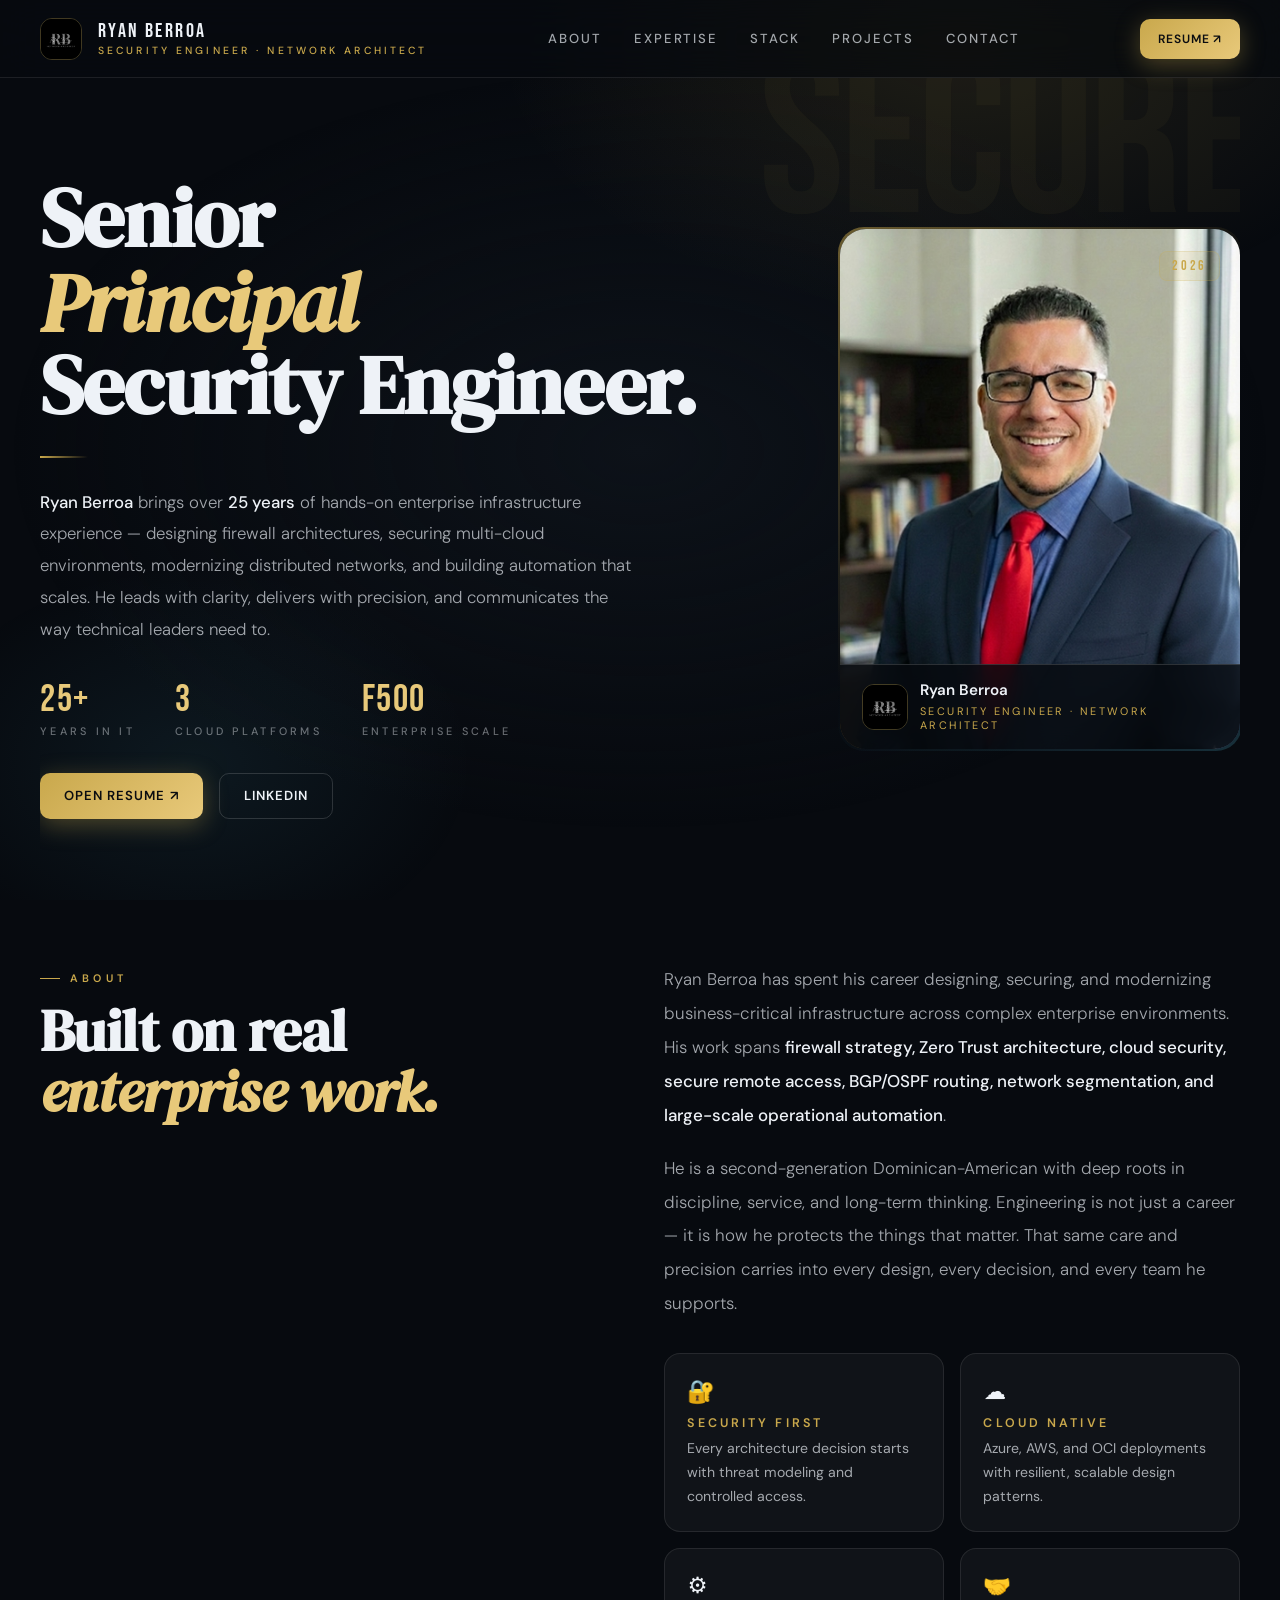
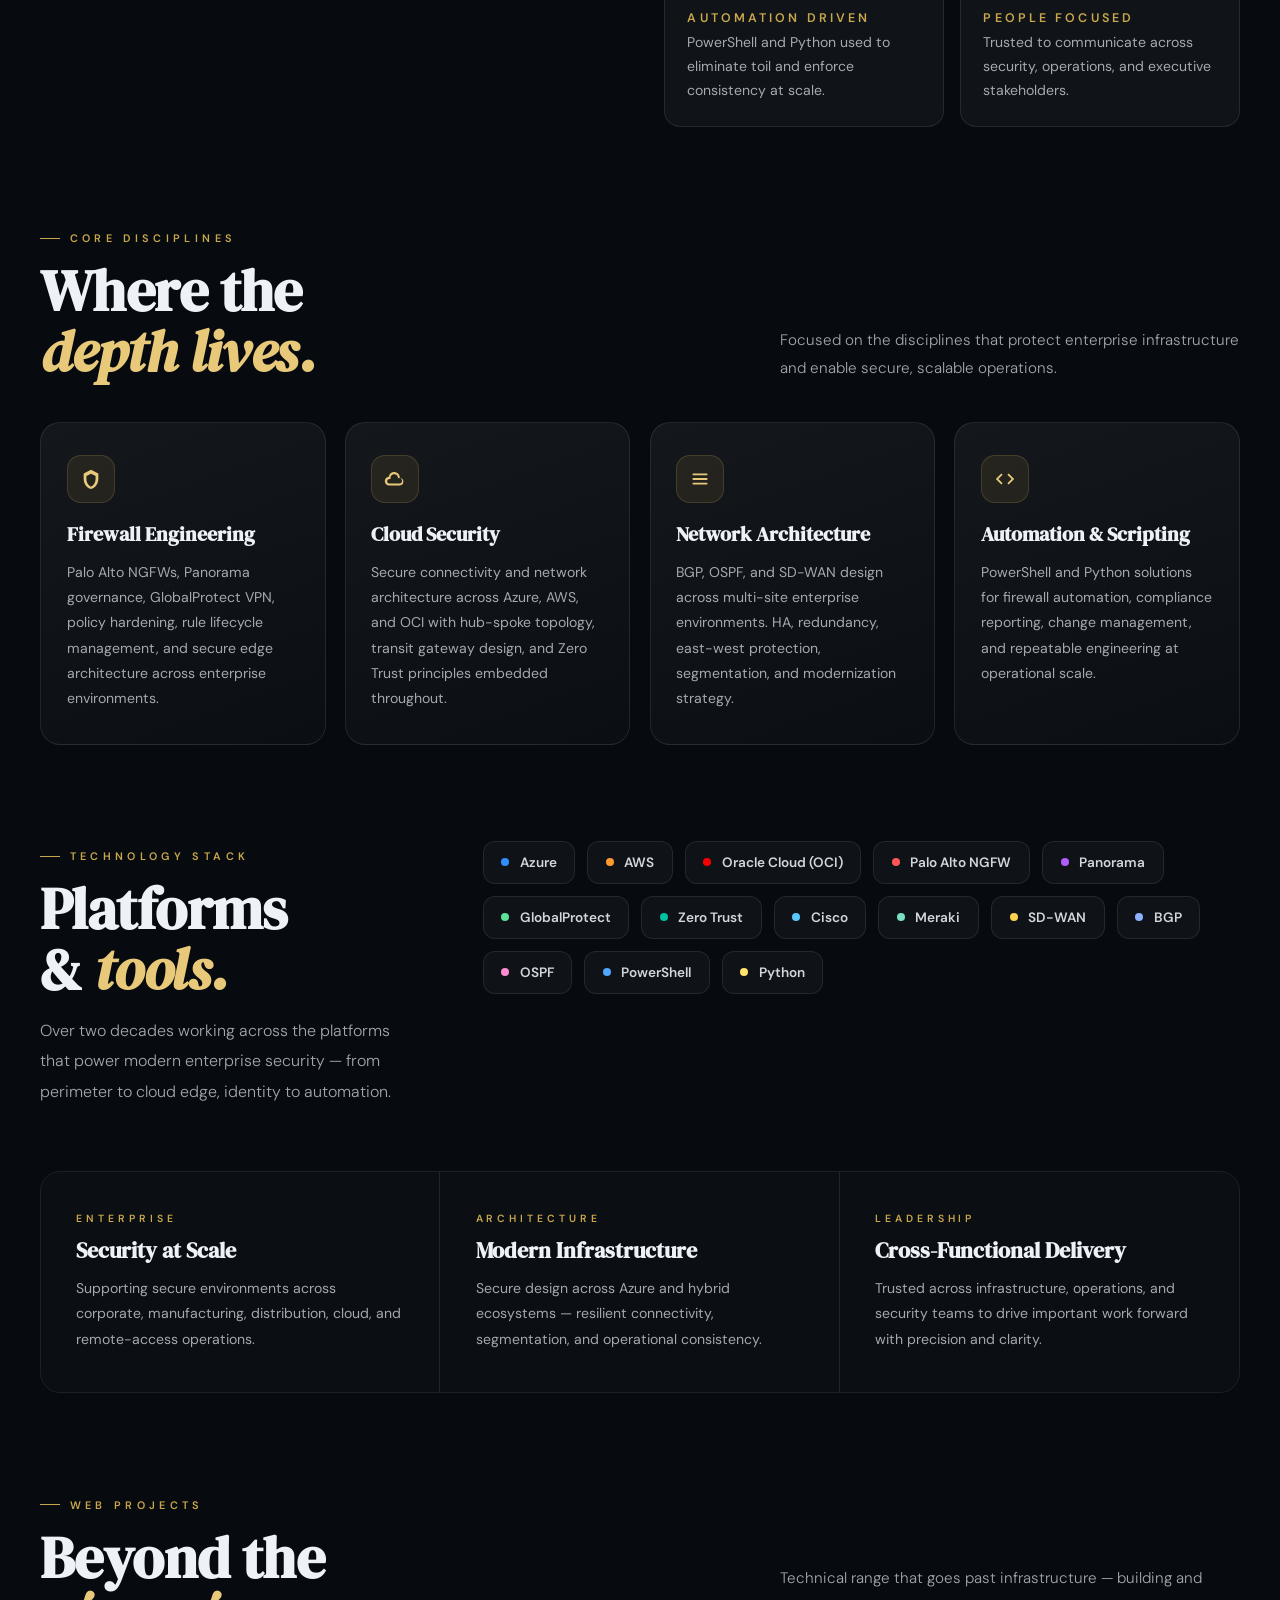
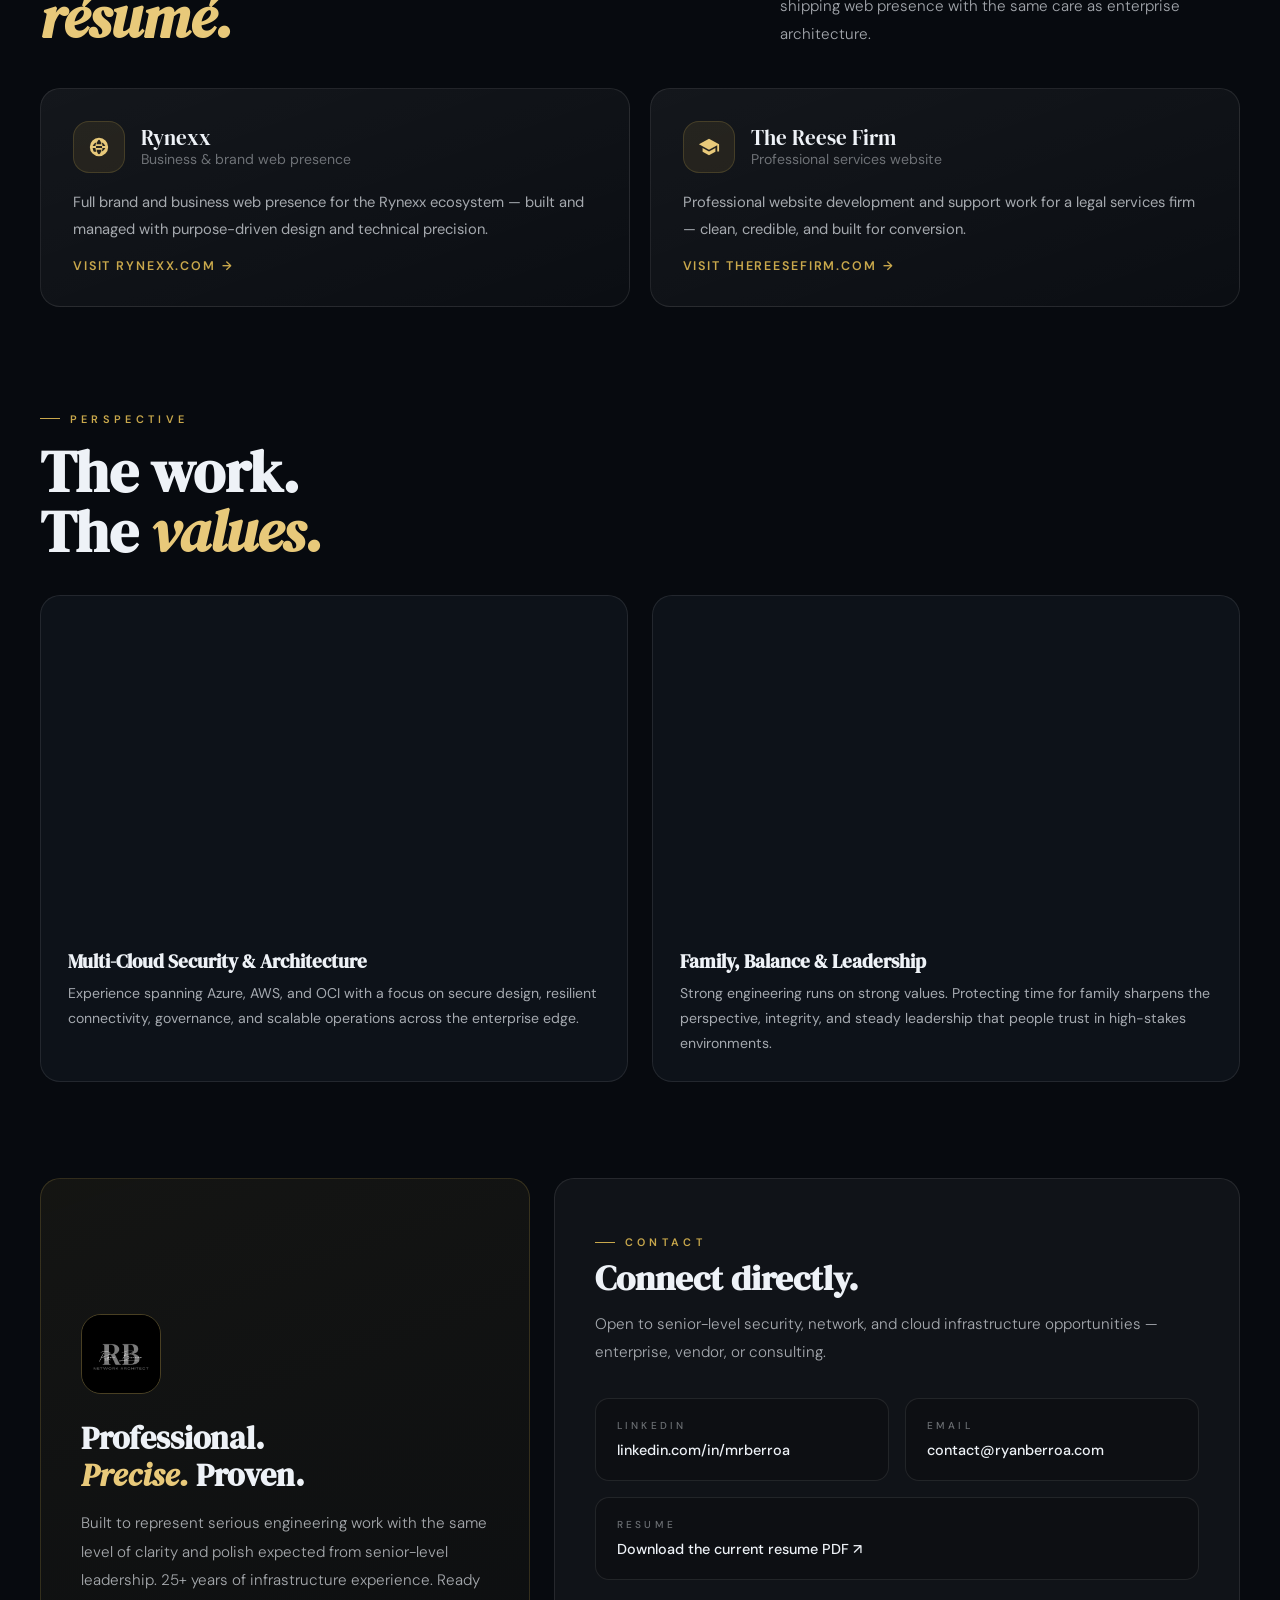
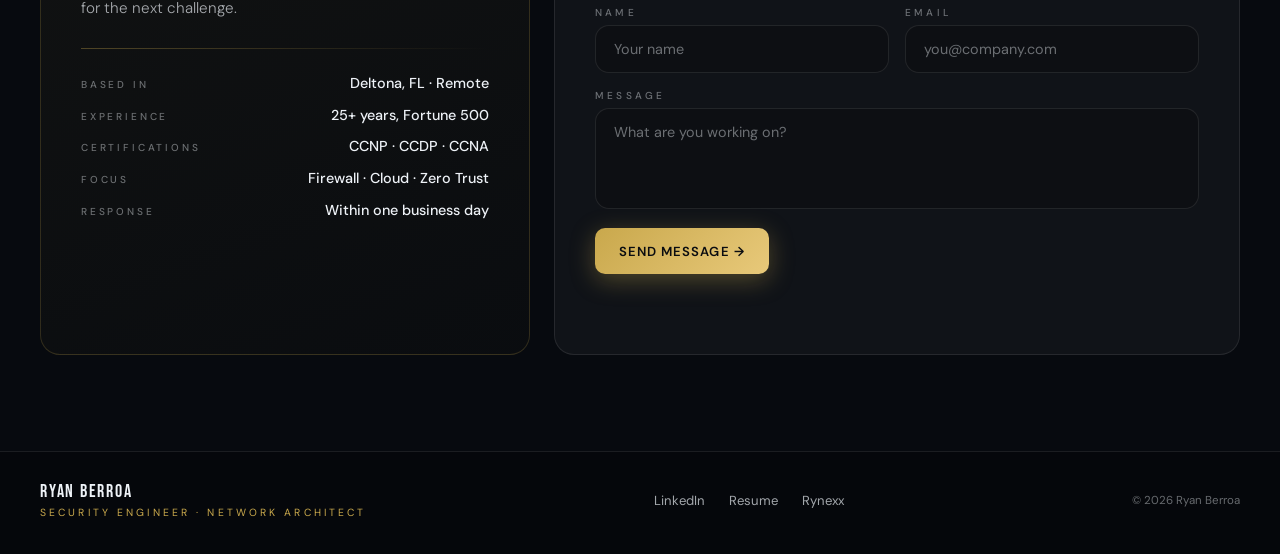
<file: index.html>
<!DOCTYPE html>
<html lang="en">
<head>
  <meta charset="UTF-8" />
  <meta name="viewport" content="width=device-width, initial-scale=1.0" />
  <title>Ryan Berroa | Senior Principal Security Engineer</title>
  <meta name="description" content="Ryan Berroa is a Senior Principal Security Engineer with 25+ years securing enterprise infrastructure. Palo Alto, Azure, AWS, Zero Trust, SD-WAN, BGP, Python, PowerShell." />
  <meta name="theme-color" content="#070a0f" />
  <link rel="icon" type="image/png" href="assets/logo.png" />
  <link rel="preconnect" href="https://fonts.googleapis.com">
  <link rel="preconnect" href="https://fonts.gstatic.com" crossorigin>
  <link href="https://fonts.googleapis.com/css2?family=Bebas+Neue&family=DM+Serif+Display:ital@0;1&family=DM+Sans:ital,opsz,wght@0,9..40,300;0,9..40,400;0,9..40,500;0,9..40,600;1,9..40,300&display=swap" rel="stylesheet">
  <!-- Bump ?v= whenever styles.css changes. The CSS is cached for 4h but the HTML
       is not, so without this a visitor gets new markup against a stale stylesheet. -->
  <link rel="stylesheet" href="styles.css?v=20260713b" />
  <link rel="canonical" href="https://ryanberroa.com/" />
  <meta name="robots" content="index,follow,max-image-preview:large,max-snippet:-1,max-video-preview:-1" />
  <meta property="og:type" content="website" />
  <meta property="og:url" content="https://ryanberroa.com/" />
  <meta property="og:title" content="Ryan Berroa | Senior Principal Security Engineer" />
  <meta property="og:description" content="Senior Principal Security Engineer with 25+ years in enterprise security, cloud architecture, and network engineering." />
  <meta property="og:image" content="https://ryanberroa.com/assets/headshot.jpeg" />
  <meta name="twitter:card" content="summary_large_image" />
  <meta name="twitter:title" content="Ryan Berroa | Senior Principal Security Engineer" />
  <meta name="twitter:description" content="Senior Principal Security Engineer. Palo Alto · Azure · AWS · Zero Trust · SD-WAN · Python · PowerShell." />
  <meta name="twitter:image" content="https://ryanberroa.com/assets/headshot.jpeg" />
  <script type="application/ld+json">
  {
    "@context":"https://schema.org","@type":"ProfilePage","dateCreated":"2026-04-02T00:00:00-04:00","dateModified":"2026-07-13T17:50:36-04:00",
    "mainEntity":{"@type":"Person","name":"Ryan Berroa","url":"https://ryanberroa.com/",
    "image":"https://ryanberroa.com/assets/headshot.jpeg",
    "jobTitle":"Senior Principal Security Engineer",
    "email":"https://linkedin.com/in/mrberroa",
    "sameAs":["https://www.linkedin.com/in/mrberroa/"],
    "knowsAbout":["Enterprise Firewall Engineering","Palo Alto","Panorama","GlobalProtect","Zero Trust","Cloud Security","Azure","AWS","OCI","Network Architecture","BGP","OSPF","SD-WAN","PowerShell","Python","Linux"]}
  }
  </script>
</head>
<body>

  <!-- HEADER -->
  <header class="site-header">
    <div class="container nav-wrap">
      <a href="#top" class="brand">
        <img src="assets/logo.png" alt="Ryan Berroa" class="brand-logo" />
        <div>
          <div class="brand-name">Ryan Berroa</div>
          <div class="brand-role">Security Engineer · Network Architect</div>
        </div>
      </a>
      <nav class="nav-links" aria-label="Primary">
        <a href="#about">About</a>
        <a href="#expertise">Expertise</a>
        <a href="#technology">Stack</a>
        <a href="#projects">Projects</a>
        <a href="#contact">Contact</a>
      </nav>
      <a class="button btn-gold btn-small desktop-resume" href="assets/RyanBerroa_Resume.pdf" target="_blank" rel="noopener">Resume ↗</a>
      <button class="menu-toggle" id="menu-toggle" aria-label="Open menu" aria-expanded="false" aria-controls="mobile-menu">
        <span></span><span></span><span></span>
      </button>
    </div>
    <div id="mobile-menu" class="mobile-menu">
      <div class="container mobile-menu-inner">
        <a href="#about">About</a>
        <a href="#expertise">Expertise</a>
        <a href="#technology">Stack</a>
        <a href="#projects">Projects</a>
        <a href="#contact">Contact</a>
        <a href="assets/RyanBerroa_Resume.pdf" target="_blank" rel="noopener">View Resume ↗</a>
        <a href="https://www.linkedin.com/in/mrberroa/" target="_blank" rel="noopener">LinkedIn ↗</a>
      </div>
    </div>
  </header>

  <main id="top">

    <!-- HERO -->
    <section class="hero container">
      <div class="hero-bg-text" aria-hidden="true">SECURE</div>

      <div class="hero-layout">
        <!-- Left -->
        <div class="hero-copy">
          <!-- <div class="hero-eyebrow">Available for Senior &amp; Principal Roles</div> -->

          <h1>Senior<br><em>Principal</em><br>Security Engineer.</h1>

          <div class="hero-divider"></div>

          <p class="hero-bio">
            <strong>Ryan Berroa</strong> brings over <strong>25 years</strong> of hands-on enterprise infrastructure experience —
            designing firewall architectures, securing multi-cloud environments, modernizing distributed networks,
            and building automation that scales. He leads with clarity, delivers with precision, and communicates
            the way technical leaders need to.
          </p>

          <div class="hero-stats">
            <div class="stat-item">
              <div class="stat-num">25+</div>
              <div class="stat-label">Years in IT</div>
            </div>
            <div class="stat-item">
              <div class="stat-num">3</div>
              <div class="stat-label">Cloud Platforms</div>
            </div>
            <div class="stat-item">
              <div class="stat-num">F500</div>
              <div class="stat-label">Enterprise Scale</div>
            </div>
          </div>

          <div class="hero-actions">
            <a class="button btn-gold" href="assets/RyanBerroa_Resume.pdf" target="_blank" rel="noopener">Open Resume ↗</a>
            <a class="button btn-ghost" href="https://www.linkedin.com/in/mrberroa/" target="_blank" rel="noopener">LinkedIn</a>
          </div>
        </div>

        <!-- Right — Photo -->
        <div class="hero-photo-frame">
          <div class="hero-photo-inner">
            <div class="hero-year">2026</div>
            <img class="hero-photo" src="assets/headshot.jpeg" alt="Ryan Berroa — Senior Principal Security Engineer" />
            <div class="hero-badge">
              <img src="assets/logo.png" alt="Ryan Berroa logo" />
              <div>
                <div class="hero-badge-name">Ryan Berroa</div>
                <div class="hero-badge-title">Security Engineer · Network Architect</div>
              </div>
            </div>
          </div>
        </div>
      </div>
    </section>

    <!-- ABOUT -->
    <section id="about" class="section container">
      <div class="about-layout reveal">
        <div>
          <div class="label">About</div>
          <h2 class="section-title">Built on real<br><em>enterprise work.</em></h2>
        </div>
        <div>
          <p class="about-text">
            Ryan Berroa has spent his career designing, securing, and modernizing business-critical infrastructure across complex enterprise environments. His work spans <strong>firewall strategy, Zero Trust architecture, cloud security, secure remote access, BGP/OSPF routing, network segmentation, and large-scale operational automation</strong>.
          </p>
          <p class="about-text" style="margin-top:1.2rem">
            He is a second-generation Dominican-American with deep roots in discipline, service, and long-term thinking. Engineering is not just a career — it is how he protects the things that matter. That same care and precision carries into every design, every decision, and every team he supports.
          </p>

          <div class="about-pillars">
            <div class="pillar">
              <div class="pillar-icon">🔐</div>
              <div class="pillar-name">Security First</div>
              <div class="pillar-desc">Every architecture decision starts with threat modeling and controlled access.</div>
            </div>
            <div class="pillar">
              <div class="pillar-icon">☁️</div>
              <div class="pillar-name">Cloud Native</div>
              <div class="pillar-desc">Azure, AWS, and OCI deployments with resilient, scalable design patterns.</div>
            </div>
            <div class="pillar">
              <div class="pillar-icon">⚙️</div>
              <div class="pillar-name">Automation Driven</div>
              <div class="pillar-desc">PowerShell and Python used to eliminate toil and enforce consistency at scale.</div>
            </div>
            <div class="pillar">
              <div class="pillar-icon">🤝</div>
              <div class="pillar-name">People Focused</div>
              <div class="pillar-desc">Trusted to communicate across security, operations, and executive stakeholders.</div>
            </div>
          </div>
        </div>
      </div>
    </section>

    <!-- EXPERTISE -->
    <section id="expertise" class="section container">
      <div style="display:flex;align-items:flex-end;justify-content:space-between;gap:2rem;margin-bottom:2.5rem" class="reveal">
        <div>
          <div class="label">Core Disciplines</div>
          <h2 class="section-title">Where the<br><em>depth lives.</em></h2>
        </div>
        <p style="max-width:460px;color:var(--muted);font-size:.95rem;line-height:1.85;font-weight:300">
          Focused on the disciplines that protect enterprise infrastructure and enable secure, scalable operations.
        </p>
      </div>

      <div class="expertise-grid">
        <article class="exp-card reveal reveal-delay-1">
          <div class="exp-icon">
            <svg viewBox="0 0 24 24"><path d="M12 2l8 4v6c0 5.25-3.44 9.74-8 11-4.56-1.26-8-5.75-8-11V6l8-4zm0 4.18L7 8.69v3.22c0 3.78 2.32 7.25 5 8.39 2.68-1.14 5-4.61 5-8.39V8.69l-5-2.51z"/></svg>
          </div>
          <h3>Firewall Engineering</h3>
          <p>Palo Alto NGFWs, Panorama governance, GlobalProtect VPN, policy hardening, rule lifecycle management, and secure edge architecture across enterprise environments.</p>
        </article>

        <article class="exp-card reveal reveal-delay-2">
          <div class="exp-icon">
            <svg viewBox="0 0 24 24"><path d="M6 19h11a4 4 0 0 0 .2-8A6 6 0 0 0 5.2 9.6 4.5 4.5 0 0 0 6 19zm0-2a2.5 2.5 0 0 1-.16-5h1.22l.14-1.05A4 4 0 0 1 15.11 10l.23.98 1.01.08A2 2 0 0 1 17 17H6z"/></svg>
          </div>
          <h3>Cloud Security</h3>
          <p>Secure connectivity and network architecture across Azure, AWS, and OCI with hub-spoke topology, transit gateway design, and Zero Trust principles embedded throughout.</p>
        </article>

        <article class="exp-card reveal reveal-delay-3">
          <div class="exp-icon">
            <svg viewBox="0 0 24 24"><path d="M4 6h16v2H4zm0 5h16v2H4zm0 5h16v2H4z"/></svg>
          </div>
          <h3>Network Architecture</h3>
          <p>BGP, OSPF, and SD-WAN design across multi-site enterprise environments. HA, redundancy, east-west protection, segmentation, and modernization strategy.</p>
        </article>

        <article class="exp-card reveal">
          <div class="exp-icon">
            <svg viewBox="0 0 24 24"><path d="M9.4 16.6L4.8 12l4.6-4.6L8 6l-6 6 6 6 1.4-1.4zm5.2 0l4.6-4.6-4.6-4.6L16 6l6 6-6 6-1.4-1.4z"/></svg>
          </div>
          <h3>Automation &amp; Scripting</h3>
          <p>PowerShell and Python solutions for firewall automation, compliance reporting, change management, and repeatable engineering at operational scale.</p>
        </article>
      </div>
    </section>

    <!-- TECHNOLOGY STACK -->
    <section id="technology" class="section container">
      <div class="tech-section-inner reveal">
        <div>
          <div class="label">Technology Stack</div>
          <h2 class="section-title">Platforms<br>&amp; <em>tools.</em></h2>
          <p class="tech-intro-text">
            Over two decades working across the platforms that power modern enterprise security — from perimeter to cloud edge, identity to automation.
          </p>
        </div>

        <div class="tech-grid">
          <div class="tech-pill"><span class="dot azure"></span>Azure</div>
          <div class="tech-pill"><span class="dot aws"></span>AWS</div>
          <div class="tech-pill"><span class="dot oci"></span>Oracle Cloud (OCI)</div>
          <div class="tech-pill"><span class="dot palo"></span>Palo Alto NGFW</div>
          <div class="tech-pill"><span class="dot panorama"></span>Panorama</div>
          <div class="tech-pill"><span class="dot gp"></span>GlobalProtect</div>
          <div class="tech-pill"><span class="dot zt"></span>Zero Trust</div>
          <div class="tech-pill"><span class="dot cisco"></span>Cisco</div>
          <div class="tech-pill"><span class="dot meraki"></span>Meraki</div>
          <div class="tech-pill"><span class="dot sdwan"></span>SD-WAN</div>
          <div class="tech-pill"><span class="dot bgp"></span>BGP</div>
          <div class="tech-pill"><span class="dot ospf"></span>OSPF</div>
          <div class="tech-pill"><span class="dot ps"></span>PowerShell</div>
          <div class="tech-pill"><span class="dot py"></span>Python</div>
        </div>
      </div>

      <!-- Impact row -->
      <div class="impact-bar reveal">
        <div class="impact-item">
          <div class="impact-tag">Enterprise</div>
          <h3>Security at Scale</h3>
          <p>Supporting secure environments across corporate, manufacturing, distribution, cloud, and remote-access operations.</p>
        </div>
        <div class="impact-item">
          <div class="impact-tag">Architecture</div>
          <h3>Modern Infrastructure</h3>
          <p>Secure design across Azure and hybrid ecosystems — resilient connectivity, segmentation, and operational consistency.</p>
        </div>
        <div class="impact-item">
          <div class="impact-tag">Leadership</div>
          <h3>Cross-Functional Delivery</h3>
          <p>Trusted across infrastructure, operations, and security teams to drive important work forward with precision and clarity.</p>
        </div>
      </div>
    </section>

    <!-- WEB PROJECTS -->
    <section id="projects" class="section container">
      <div style="display:flex;align-items:flex-end;justify-content:space-between;gap:2rem;margin-bottom:2.5rem" class="reveal">
        <div>
          <div class="label">Web Projects</div>
          <h2 class="section-title">Beyond the<br><em>résumé.</em></h2>
        </div>
        <p style="max-width:460px;color:var(--muted);font-size:.95rem;line-height:1.85;font-weight:300">
          Technical range that goes past infrastructure — building and shipping web presence with the same care as enterprise architecture.
        </p>
      </div>

      <div class="web-grid">
        <article class="web-card reveal reveal-delay-1">
          <div class="web-card-top">
            <div class="web-icon">
              <svg viewBox="0 0 24 24"><path d="M12 2a10 10 0 100 20 10 10 0 000-20zm6.93 9h-3.02a15.6 15.6 0 00-1.09-4.13A8.03 8.03 0 0118.93 11zM12 4c.82 0 2.04 1.68 2.72 5H9.28C9.96 5.68 11.18 4 12 4zM6.18 17A15.58 15.58 0 015.07 13h3.02c.12 1.48.5 2.88 1.09 4.13A8.03 8.03 0 016.18 17zM8.09 11H5.07a8.03 8.03 0 014.11-4.13A15.6 15.6 0 008.09 11zm3.91 9c-.82 0-2.04-1.68-2.72-5h5.44c-.68 3.32-1.9 5-2.72 5zm3.19-7H8.81A13.7 13.7 0 018.81 11h6.38c.1.66.15 1.33.15 2s-.05 1.34-.15 2zm-.37 4.13A15.58 15.58 0 0015.91 13h3.02A8.03 8.03 0 0114.82 17.13z"/></svg>
            </div>
            <div>
              <div class="web-card-name">Rynexx</div>
              <div class="web-card-desc">Business &amp; brand web presence</div>
            </div>
          </div>
          <p>Full brand and business web presence for the Rynexx ecosystem — built and managed with purpose-driven design and technical precision.</p>
          <a href="https://rynexx.com/" target="_blank" rel="noopener" class="web-card-link">Visit rynexx.com</a>
        </article>

        <article class="web-card reveal reveal-delay-2">
          <div class="web-card-top">
            <div class="web-icon">
              <svg viewBox="0 0 24 24"><path d="M12 3L1 9l11 6 9-4.91V17h2V9L12 3zM5 13.18v4L12 21l7-3.82v-4L12 17l-7-3.82z"/></svg>
            </div>
            <div>
              <div class="web-card-name">The Reese Firm</div>
              <div class="web-card-desc">Professional services website</div>
            </div>
          </div>
          <p>Professional website development and support work for a legal services firm — clean, credible, and built for conversion.</p>
          <a href="https://www.thereesefirm.com/" target="_blank" rel="noopener" class="web-card-link">Visit thereesefirm.com</a>
        </article>
      </div>
    </section>

    <!-- VIDEO -->
    <section id="video" class="section container">
      <div style="margin-bottom:2rem" class="reveal">
        <div class="label">Perspective</div>
        <h2 class="section-title">The work.<br>The <em>values.</em></h2>
      </div>

      <div class="video-grid">
        <article class="video-card reveal reveal-delay-1">
          <div class="video-frame">
            <video class="site-video video-cloud" autoplay muted loop playsinline preload="metadata">
              <source src="assets/Cloud.mp4" type="video/mp4">
            </video>
          </div>
          <div class="video-info">
            <h3>Multi-Cloud Security &amp; Architecture</h3>
            <p>Experience spanning Azure, AWS, and OCI with a focus on secure design, resilient connectivity, governance, and scalable operations across the enterprise edge.</p>
          </div>
        </article>

        <article class="video-card reveal reveal-delay-2">
          <div class="video-frame">
            <video class="site-video video-family" autoplay muted loop playsinline preload="metadata">
              <source src="assets/Family_Dinner_Fun_Video_Generated.mp4" type="video/mp4">
            </video>
          </div>
          <div class="video-info">
            <h3>Family, Balance &amp; Leadership</h3>
            <p>Strong engineering runs on strong values. Protecting time for family sharpens the perspective, integrity, and steady leadership that people trust in high-stakes environments.</p>
          </div>
        </article>
      </div>
    </section>

    <!-- CONTACT -->
    <section id="contact" class="section container">
      <div class="contact-layout reveal">
        <div class="contact-brand">
          <img src="assets/logo.png" alt="Ryan Berroa" class="contact-brand-logo" />
          <div>
            <h2>Professional.<br><em>Precise.</em> Proven.</h2>
            <p style="margin-top:1rem">
              Built to represent serious engineering work with the same level of clarity and polish expected from senior-level leadership.
              25+ years of infrastructure experience. Ready for the next challenge.
            </p>
          </div>

          <div class="cb-divider"></div>

          <dl class="cb-facts">
            <div class="cb-fact"><dt>Based in</dt><dd>Deltona, FL · Remote</dd></div>
            <div class="cb-fact"><dt>Experience</dt><dd>25+ years, Fortune 500</dd></div>
            <div class="cb-fact"><dt>Certifications</dt><dd>CCNP · CCDP · CCNA</dd></div>
            <div class="cb-fact"><dt>Focus</dt><dd>Firewall · Cloud · Zero Trust</dd></div>
            <div class="cb-fact"><dt>Response</dt><dd>Within one business day</dd></div>
          </dl>
        </div>

        <div class="contact-panel">
          <div class="label">Contact</div>
          <h2>Connect directly.</h2>
          <p>Open to senior-level security, network, and cloud infrastructure opportunities — enterprise, vendor, or consulting.</p>

          <div class="contact-links">
            <a class="contact-box" href="https://www.linkedin.com/in/mrberroa/" target="_blank" rel="noopener">
              <span>LinkedIn</span>
              <strong>linkedin.com/in/mrberroa</strong>
            </a>
            <a class="contact-box" href="mailto:contact@ryanberroa.com">
              <span>Email</span>
              <strong>contact@ryanberroa.com</strong>
            </a>
            <a class="contact-box wide" href="assets/RyanBerroa_Resume.pdf" target="_blank" rel="noopener">
              <span>Resume</span>
              <strong>Download the current resume PDF ↗</strong>
            </a>
          </div>

          <form class="contact-form" id="contactForm" novalidate>
            <div class="cf-row">
              <div class="cf-field">
                <label for="cfName">Name</label>
                <input id="cfName" name="name" placeholder="Your name" autocomplete="name" required>
              </div>
              <div class="cf-field">
                <label for="cfEmail">Email</label>
                <input id="cfEmail" name="email" type="email" placeholder="you@company.com" autocomplete="email">
              </div>
            </div>
            <div class="cf-field cf-hp" aria-hidden="true">
              <label for="cfWebsite">Website</label>
              <input id="cfWebsite" name="website" tabindex="-1" autocomplete="off">
            </div>
            <div class="cf-field">
              <label for="cfMessage">Message</label>
              <textarea id="cfMessage" name="message" rows="4" placeholder="What are you working on?" required></textarea>
            </div>
            <button class="button btn-gold" type="submit">Send Message →</button>
            <div class="cf-note" id="cfNote" aria-live="polite"></div>
          </form>
        </div>
      </div>
    </section>

  </main>

  <footer class="site-footer">
    <div class="container footer-wrap">
      <div>
        <div class="footer-name">Ryan Berroa</div>
        <div class="footer-sub">Security Engineer · Network Architect</div>
      </div>
      <div class="footer-links">
        <a href="https://www.linkedin.com/in/mrberroa/" target="_blank" rel="noopener">LinkedIn</a>
        <a href="assets/RyanBerroa_Resume.pdf" target="_blank" rel="noopener">Resume</a>
        <a href="https://rynexx.com/" target="_blank" rel="noopener">Rynexx</a>
      </div>
      <div class="footer-copy">© 2026 Ryan Berroa</div>
    </div>
  </footer>

<script>
(function(){
  // Mobile menu
  var toggle = document.getElementById('menu-toggle');
  var menu   = document.getElementById('mobile-menu');
  if(toggle && menu){
    toggle.addEventListener('click', function(){
      var open = menu.classList.toggle('open');
      toggle.classList.toggle('active', open);
      toggle.setAttribute('aria-expanded', open ? 'true' : 'false');
    });
    menu.querySelectorAll('a').forEach(function(a){
      a.addEventListener('click', function(){
        menu.classList.remove('open');
        toggle.classList.remove('active');
        toggle.setAttribute('aria-expanded', 'false');
      });
    });
  }

  // Scroll reveal
  var reveals = document.querySelectorAll('.reveal');
  var io = new IntersectionObserver(function(entries){
    entries.forEach(function(e){
      if(e.isIntersecting){ e.target.classList.add('visible'); io.unobserve(e.target); }
    });
  }, { threshold: 0.12 });
  reveals.forEach(function(el){ io.observe(el); });

  // Contact form — POST to the Rynexx lead pipeline (push notification)
  var form = document.getElementById('contactForm');
  if(form){
    var note = document.getElementById('cfNote');
    var btn  = form.querySelector('button[type="submit"]');
    var loaded = Date.now();
    form.addEventListener('submit', function(e){
      e.preventDefault();
      var get = function(n){ var f = form.querySelector('[name="'+n+'"]'); return f ? f.value.trim() : ''; };
      var payload = {
        name: get('name'),
        email: get('email'),
        message: get('message'),
        website: get('website'),
        t: loaded,
        source: 'ryanberroa.com'
      };
      if(!payload.name || !payload.message){
        if(note) note.textContent = 'Please fill in your name and message.';
        return;
      }
      if(btn) btn.disabled = true;
      if(note) note.textContent = 'Sending…';
      fetch('https://rynexx.com/api/contact', {
        method: 'POST',
        headers: {'Content-Type':'application/json'},
        body: JSON.stringify(payload)
      }).then(function(r){ return r.json().catch(function(){ return {ok:false}; }); })
        .then(function(res){
          if(res.ok){
            if(note) note.textContent = "Got it — I'll be in touch shortly.";
            form.reset();
            setTimeout(function(){ if(note) note.textContent = ''; }, 8000);
          } else {
            if(note) note.textContent = res.error || 'Something went wrong — please email contact@ryanberroa.com.';
          }
        })
        .catch(function(){
          if(note) note.textContent = 'Network error — please email contact@ryanberroa.com.';
        })
        .finally(function(){ if(btn) btn.disabled = false; });
    });
  }
})();
</script>
</body>
</html>
</file>
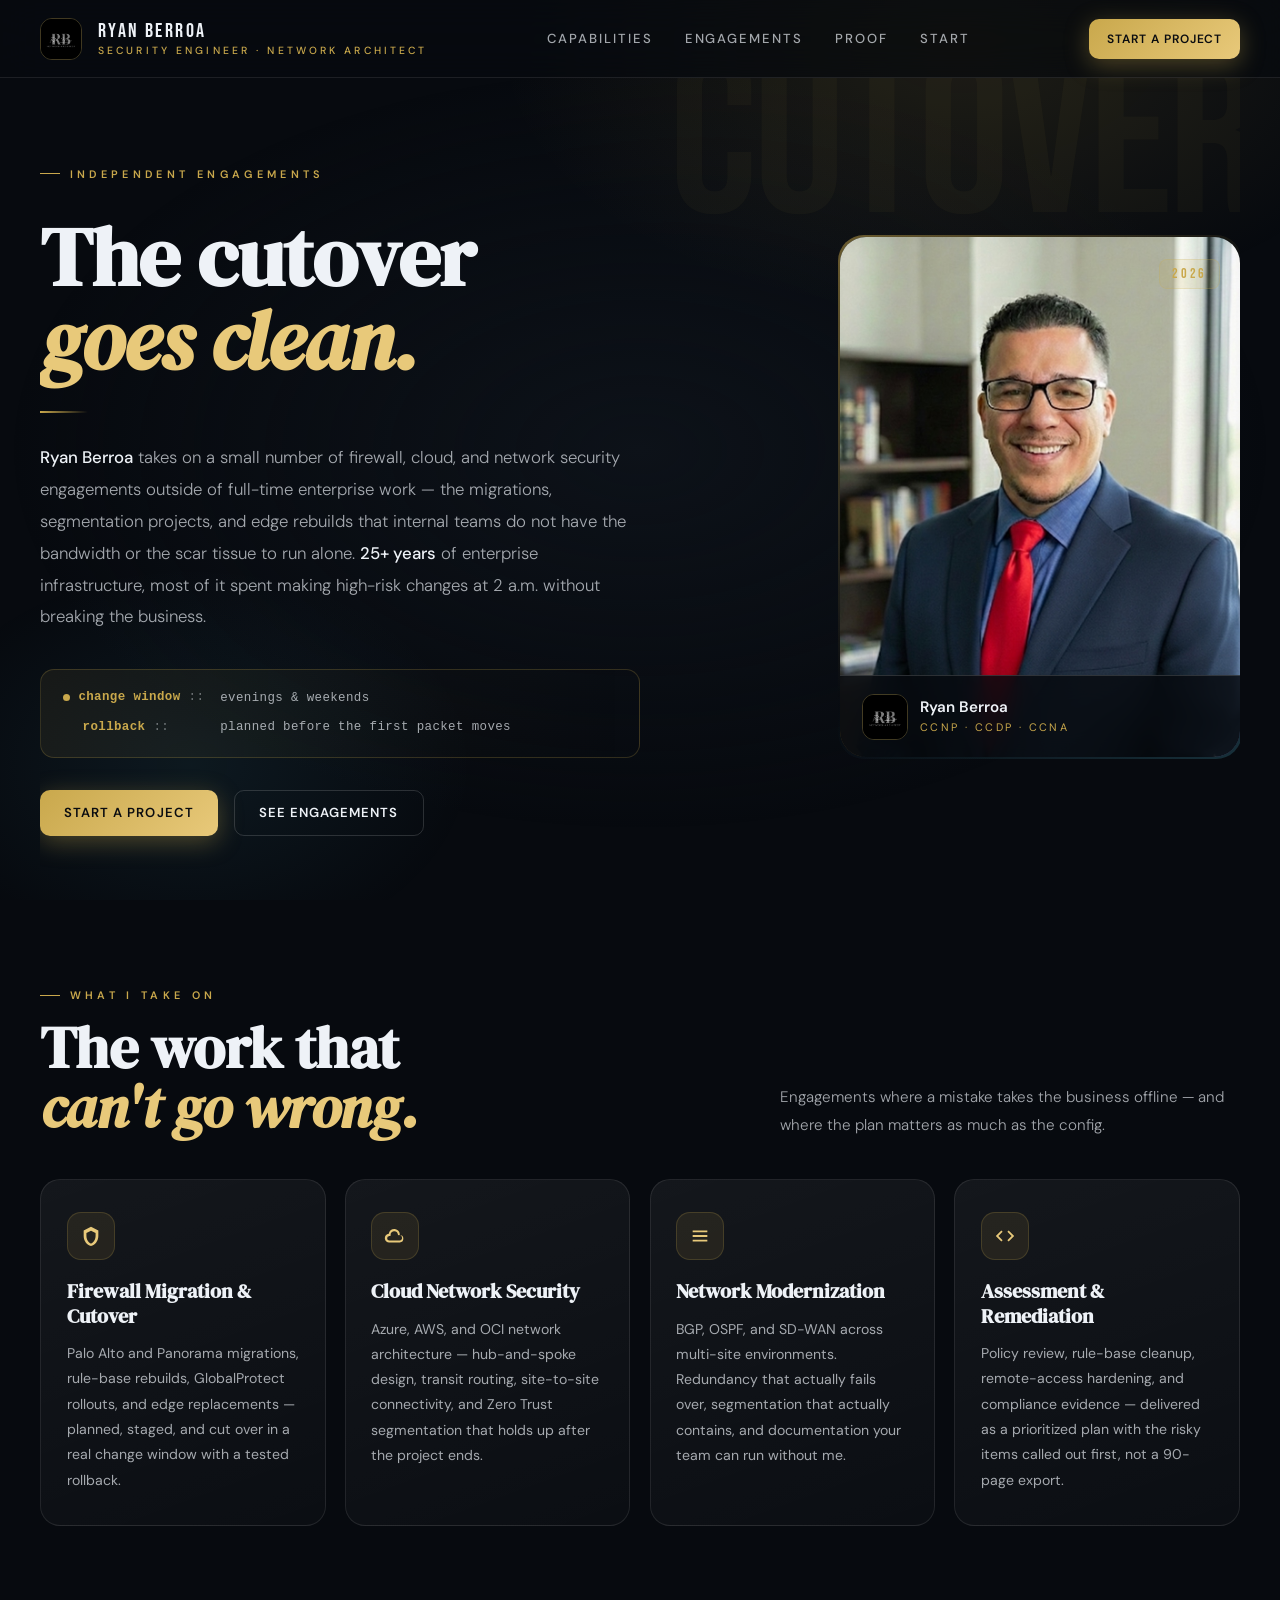
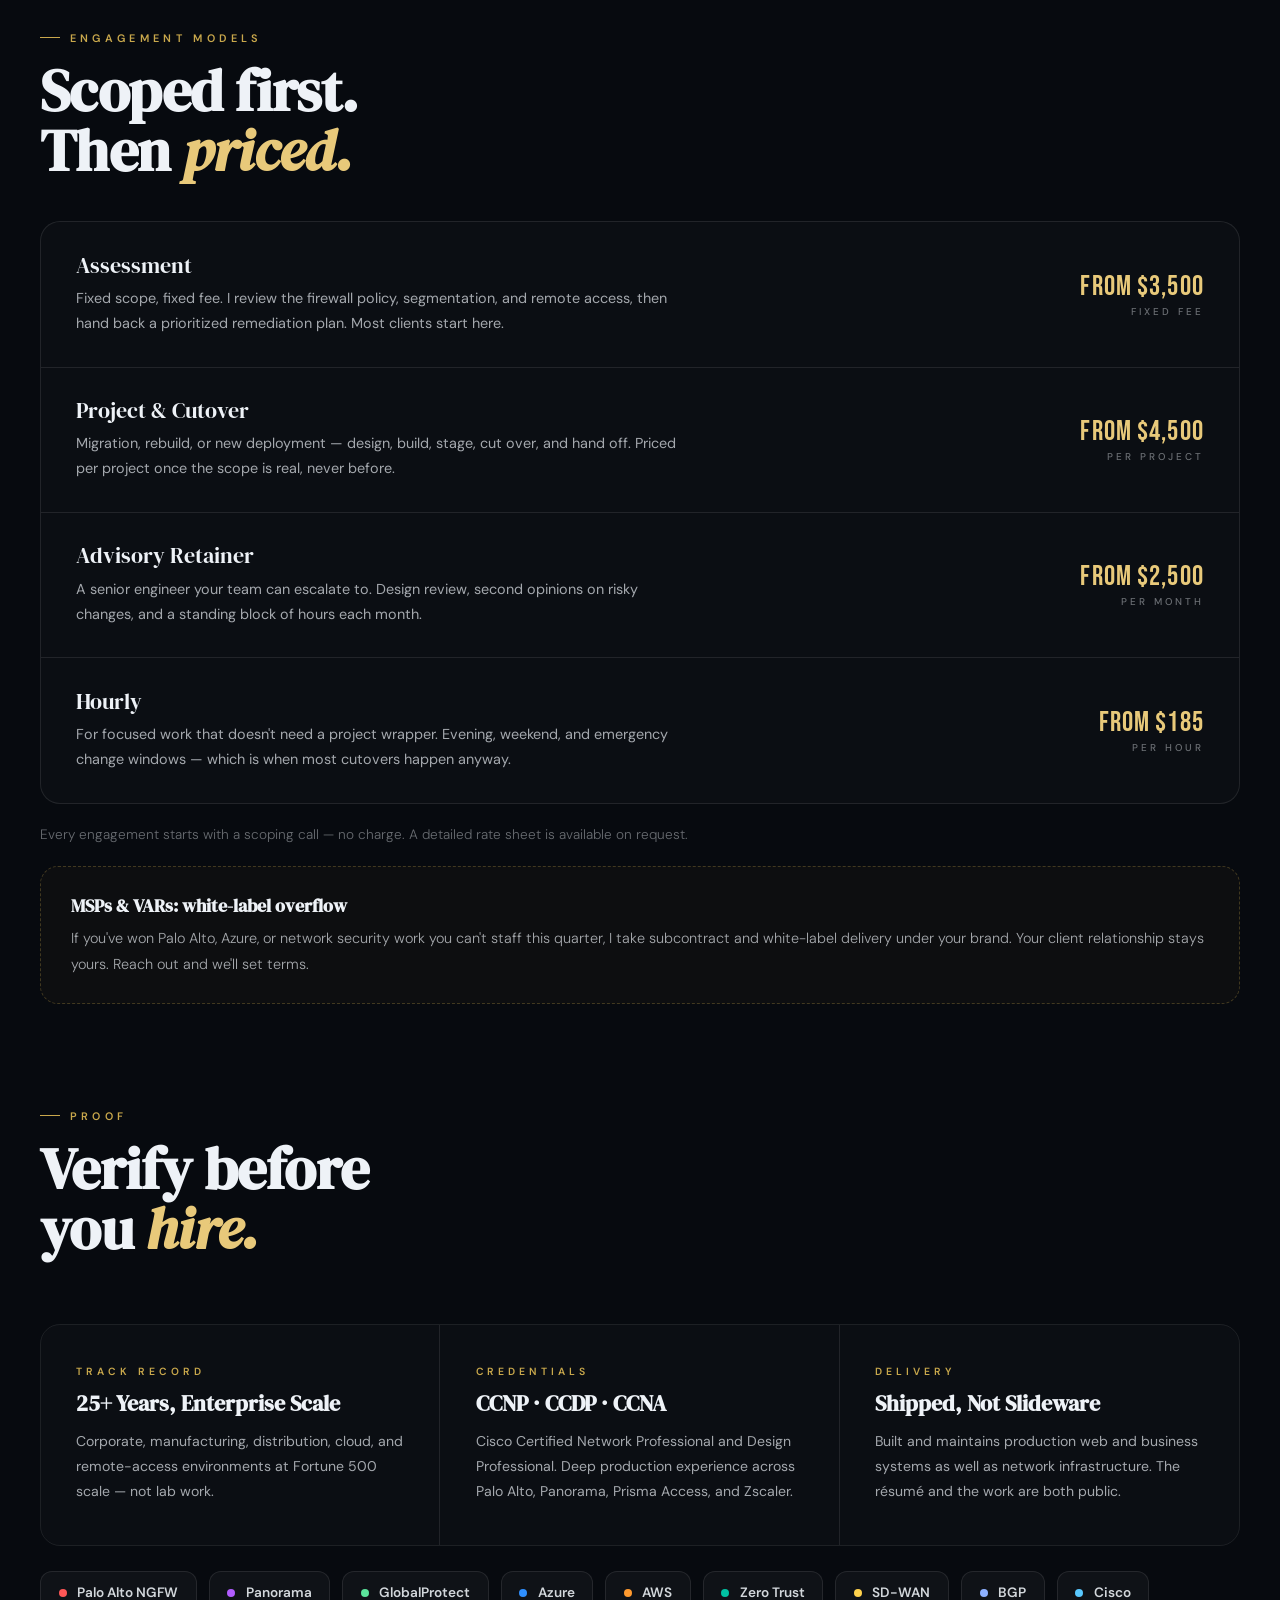
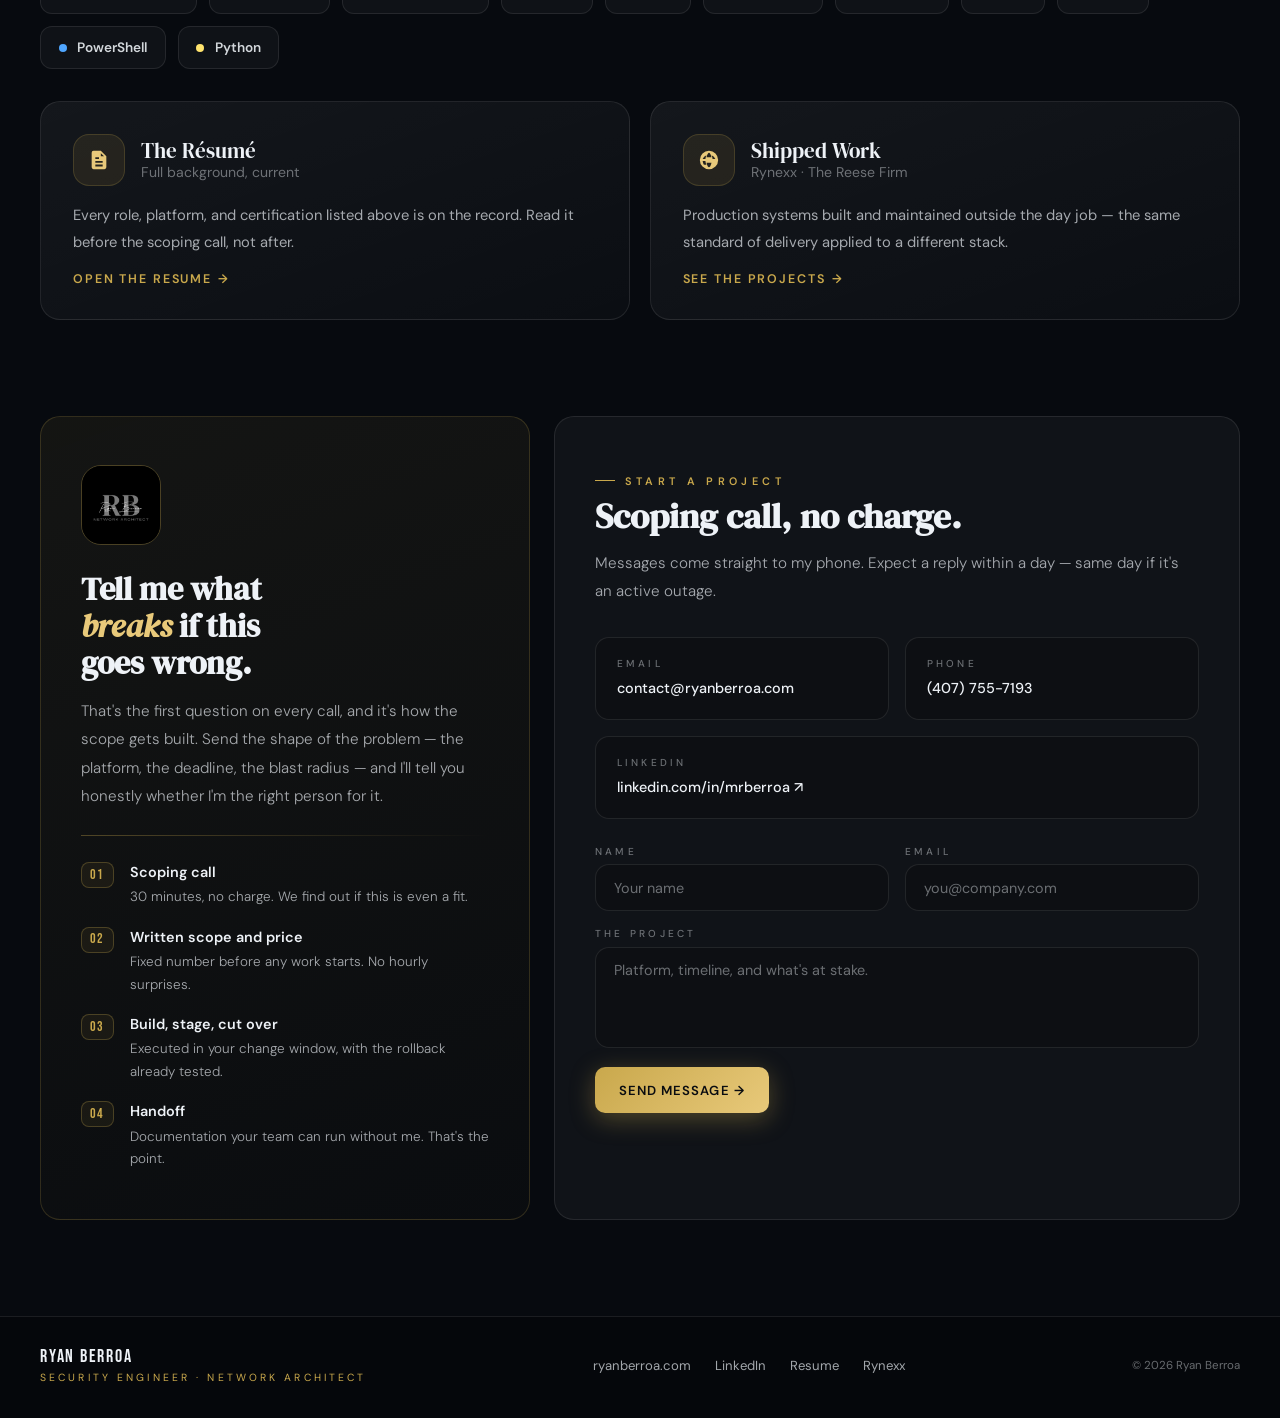
<file: consulting/index.html>
<!DOCTYPE html>
<html lang="en">
<head>
  <meta charset="UTF-8" />
  <meta name="viewport" content="width=device-width, initial-scale=1.0" />
  <title>Consulting | Ryan Berroa — Firewall, Cloud &amp; Network Security Engineering</title>
  <meta name="description" content="Independent network and firewall security engagements. Palo Alto and Panorama migrations, Azure and AWS network security, Zero Trust, BGP/OSPF/SD-WAN. 25+ years of enterprise infrastructure. Cutovers run in evening and weekend change windows." />
  <meta name="theme-color" content="#070a0f" />
  <link rel="icon" type="image/png" href="../assets/logo.png" />
  <link rel="preconnect" href="https://fonts.googleapis.com">
  <link rel="preconnect" href="https://fonts.gstatic.com" crossorigin>
  <link href="https://fonts.googleapis.com/css2?family=Bebas+Neue&family=DM+Serif+Display:ital@0;1&family=DM+Sans:ital,opsz,wght@0,9..40,300;0,9..40,400;0,9..40,500;0,9..40,600;1,9..40,300&display=swap" rel="stylesheet">
  <!-- Bump ?v= whenever styles.css changes. The CSS is cached for 4h but the HTML
       is not, so without this a visitor gets new markup against a stale stylesheet. -->
  <link rel="stylesheet" href="../styles.css?v=20260713b" />
  <link rel="canonical" href="https://ryanberroa.com/consulting/" />
  <meta name="robots" content="index,follow,max-image-preview:large,max-snippet:-1" />
  <meta property="og:type" content="website" />
  <meta property="og:url" content="https://ryanberroa.com/consulting/" />
  <meta property="og:title" content="Consulting | Ryan Berroa — Firewall, Cloud &amp; Network Security Engineering" />
  <meta property="og:description" content="Independent firewall, cloud, and network security engagements. Palo Alto, Panorama, Azure, Zero Trust, BGP/SD-WAN. Cutovers run in evening and weekend change windows." />
  <meta property="og:image" content="https://ryanberroa.com/assets/headshot.jpeg" />
  <meta name="twitter:card" content="summary_large_image" />
  <meta name="twitter:title" content="Consulting | Ryan Berroa" />
  <meta name="twitter:description" content="Independent firewall, cloud, and network security engagements. 25+ years enterprise infrastructure." />
  <meta name="twitter:image" content="https://ryanberroa.com/assets/headshot.jpeg" />

  <script type="application/ld+json">
  {
    "@context": "https://schema.org",
    "@type": "ProfessionalService",
    "@id": "https://ryanberroa.com/consulting/#service",
    "name": "Ryan Berroa — Network &amp; Firewall Security Consulting",
    "url": "https://ryanberroa.com/consulting/",
    "image": "https://ryanberroa.com/assets/headshot.jpeg",
    "email": "contact@ryanberroa.com",
    "telephone": "+1-407-755-7193",
    "areaServed": "US",
    "availableLanguage": ["English", "Spanish"],
    "priceRange": "$$$",
    "provider": {
      "@type": "Person",
      "@id": "https://ryanberroa.com/#person",
      "name": "Ryan Berroa",
      "url": "https://ryanberroa.com/",
      "image": "https://ryanberroa.com/assets/headshot.jpeg",
      "jobTitle": "Senior Principal Security Engineer",
      "email": "contact@ryanberroa.com",
      "telephone": "+1-407-755-7193",
      "sameAs": [
        "https://www.linkedin.com/in/mrberroa/",
        "https://rynexx.com/"
      ],
      "hasCredential": [
        {"@type":"EducationalOccupationalCredential","credentialCategory":"certification","name":"CCNP — Cisco Certified Network Professional"},
        {"@type":"EducationalOccupationalCredential","credentialCategory":"certification","name":"CCDP — Cisco Certified Design Professional"},
        {"@type":"EducationalOccupationalCredential","credentialCategory":"certification","name":"CCNA"}
      ],
      "knowsAbout": ["Palo Alto Networks","Panorama","GlobalProtect","Prisma Access","Zero Trust","Azure","AWS","Oracle Cloud","BGP","OSPF","SD-WAN","Network Segmentation","PowerShell","Python"]
    },
    "hasOfferCatalog": {
      "@type": "OfferCatalog",
      "name": "Engagements",
      "itemListElement": [
        {"@type":"Offer","itemOffered":{"@type":"Service","name":"Firewall migration and cutover","description":"Palo Alto and Panorama migrations, rule-base rebuilds, and edge cutovers executed in scheduled change windows."}},
        {"@type":"Offer","itemOffered":{"@type":"Service","name":"Cloud network security","description":"Azure, AWS, and OCI network security architecture — hub-and-spoke, transit routing, and Zero Trust segmentation."}},
        {"@type":"Offer","itemOffered":{"@type":"Service","name":"Security and network assessment","description":"Fixed-scope review of firewall policy, segmentation, and remote access, delivered as a prioritized remediation plan."}},
        {"@type":"Offer","itemOffered":{"@type":"Service","name":"Advisory retainer","description":"Standing engineering review, escalation support, and design guidance for internal IT teams."}}
      ]
    }
  }
  </script>

  <style>
    /* Scoped to /consulting — the shared styles.css is untouched. */

    /* Signature: the change-window strip. Cutovers happen at night; this says so in the
       vernacular of a maintenance notice rather than as a sales line. */
    .change-window{
      display:grid;grid-template-columns:auto 1fr;gap:.55rem 1rem;align-items:baseline;
      max-width:600px;margin:2.2rem 0 0;padding:1.15rem 1.4rem;border-radius:14px;
      border:1px solid rgba(201,168,76,.22);
      background:linear-gradient(90deg,rgba(201,168,76,.08),rgba(201,168,76,.02) 60%,transparent);
      font-family:ui-monospace,'SF Mono',Menlo,Consolas,monospace;
      font-size:.78rem;letter-spacing:.03em;color:var(--muted);line-height:1.6;
      animation:fadeUp .7s .5s ease both;
    }
    .cw-key{
      display:flex;align-items:center;gap:.5rem;
      color:var(--gold);font-weight:600;white-space:nowrap;
    }
    .cw-key::after{content:'::';color:var(--soft);font-weight:400}
    .cw-live{
      width:7px;height:7px;border-radius:99px;background:var(--gold);flex-shrink:0;
      animation:pulse-ring 2.5s ease-in-out infinite;
    }
    /* Second row aligns under the first — the dot only leads the top line. */
    .cw-key.cw-indent{padding-left:1.2rem}

    /* Engagement models */
    .engage-list{
      border:1px solid var(--border);border-radius:20px;overflow:hidden;
      background:rgba(255,255,255,.02);
    }
    .engage-row{
      display:grid;grid-template-columns:1fr auto;gap:1.5rem 2rem;align-items:center;
      padding:1.9rem 2.2rem;border-bottom:1px solid var(--border);transition:background .2s;
    }
    .engage-row:last-child{border-bottom:none}
    .engage-row:hover{background:rgba(201,168,76,.04)}
    .engage-name{font-family:var(--font-display);font-size:1.35rem;line-height:1.2;margin-bottom:.45rem}
    .engage-desc{font-size:.9rem;color:var(--muted);line-height:1.75;max-width:60ch}
    .engage-price{
      font-family:var(--font-caps);font-size:1.75rem;letter-spacing:.04em;
      color:var(--gold2);line-height:1;white-space:nowrap;text-align:right;
    }
    .engage-price small{
      display:block;margin-top:6px;font-family:var(--font-sans);font-size:.62rem;
      letter-spacing:.3em;text-transform:uppercase;color:var(--soft);font-weight:500;
    }
    .engage-foot{
      margin-top:1.2rem;font-size:.85rem;color:var(--soft);line-height:1.8;font-weight:300;
    }

    /* Channel note — the MSP / VAR white-label lane */
    .channel-note{
      margin-top:1.2rem;padding:1.6rem 1.9rem;border-radius:18px;
      border:1px dashed rgba(201,168,76,.28);background:rgba(201,168,76,.03);
    }
    .channel-note h3{font-family:var(--font-display);font-size:1.15rem;margin-bottom:.5rem}
    .channel-note p{font-size:.9rem;color:var(--muted);line-height:1.8;font-weight:300}

    /* Credentials strip */
    .cred-strip{display:flex;flex-wrap:wrap;gap:.75rem;margin-top:1.6rem}

    @media(max-width:760px){
      .engage-row{grid-template-columns:1fr;padding:1.6rem 1.4rem}
      .engage-price{text-align:left}
    }
    @media(prefers-reduced-motion:reduce){
      .cw-live,.change-window{animation:none}
    }
  </style>
</head>
<body>

  <!-- HEADER -->
  <header class="site-header">
    <div class="container nav-wrap">
      <a href="../" class="brand">
        <img src="../assets/logo.png" alt="Ryan Berroa" class="brand-logo" />
        <div>
          <div class="brand-name">Ryan Berroa</div>
          <div class="brand-role">Security Engineer · Network Architect</div>
        </div>
      </a>
      <nav class="nav-links" aria-label="Primary">
        <a href="#capabilities">Capabilities</a>
        <a href="#engagements">Engagements</a>
        <a href="#proof">Proof</a>
        <a href="#start">Start</a>
      </nav>
      <a class="button btn-gold btn-small desktop-resume" href="#start">Start a Project</a>
      <button class="menu-toggle" id="menu-toggle" aria-label="Open menu" aria-expanded="false" aria-controls="mobile-menu">
        <span></span><span></span><span></span>
      </button>
    </div>
    <div id="mobile-menu" class="mobile-menu">
      <div class="container mobile-menu-inner">
        <a href="#capabilities">Capabilities</a>
        <a href="#engagements">Engagements</a>
        <a href="#proof">Proof</a>
        <a href="#start">Start a Project</a>
        <a href="../">Back to ryanberroa.com</a>
      </div>
    </div>
  </header>

  <main id="top">

    <!-- HERO -->
    <section class="hero container">
      <div class="hero-bg-text" aria-hidden="true">CUTOVER</div>

      <div class="hero-layout">
        <div class="hero-copy">
          <div class="label">Independent Engagements</div>

          <h1>The cutover<br><em>goes clean.</em></h1>

          <div class="hero-divider"></div>

          <p class="hero-bio">
            <strong>Ryan Berroa</strong> takes on a small number of firewall, cloud, and network security
            engagements outside of full-time enterprise work — the migrations, segmentation projects, and
            edge rebuilds that internal teams do not have the bandwidth or the scar tissue to run alone.
            <strong>25+ years</strong> of enterprise infrastructure, most of it spent making high-risk changes
            at 2 a.m. without breaking the business.
          </p>

          <!-- Signature element -->
          <div class="change-window">
            <span class="cw-key"><span class="cw-live" aria-hidden="true"></span>change window</span>
            <span>evenings &amp; weekends</span>
            <span class="cw-key cw-indent">rollback</span>
            <span>planned before the first packet moves</span>
          </div>

          <div class="hero-actions" style="margin-top:2rem">
            <a class="button btn-gold" href="#start">Start a Project</a>
            <a class="button btn-ghost" href="#engagements">See Engagements</a>
          </div>
        </div>

        <div class="hero-photo-frame">
          <div class="hero-photo-inner">
            <div class="hero-year">2026</div>
            <img class="hero-photo" src="../assets/headshot.jpeg" alt="Ryan Berroa — Senior Principal Security Engineer" />
            <div class="hero-badge">
              <img src="../assets/logo.png" alt="Ryan Berroa logo" />
              <div>
                <div class="hero-badge-name">Ryan Berroa</div>
                <div class="hero-badge-title">CCNP · CCDP · CCNA</div>
              </div>
            </div>
          </div>
        </div>
      </div>
    </section>

    <!-- CAPABILITIES -->
    <section id="capabilities" class="section container">
      <div style="display:flex;align-items:flex-end;justify-content:space-between;gap:2rem;margin-bottom:2.5rem" class="reveal">
        <div>
          <div class="label">What I Take On</div>
          <h2 class="section-title">The work that<br><em>can't go wrong.</em></h2>
        </div>
        <p style="max-width:460px;color:var(--muted);font-size:.95rem;line-height:1.85;font-weight:300">
          Engagements where a mistake takes the business offline — and where the plan matters as much as the config.
        </p>
      </div>

      <div class="expertise-grid">
        <article class="exp-card reveal reveal-delay-1">
          <div class="exp-icon">
            <svg viewBox="0 0 24 24"><path d="M12 2l8 4v6c0 5.25-3.44 9.74-8 11-4.56-1.26-8-5.75-8-11V6l8-4zm0 4.18L7 8.69v3.22c0 3.78 2.32 7.25 5 8.39 2.68-1.14 5-4.61 5-8.39V8.69l-5-2.51z"/></svg>
          </div>
          <h3>Firewall Migration &amp; Cutover</h3>
          <p>Palo Alto and Panorama migrations, rule-base rebuilds, GlobalProtect rollouts, and edge replacements — planned, staged, and cut over in a real change window with a tested rollback.</p>
        </article>

        <article class="exp-card reveal reveal-delay-2">
          <div class="exp-icon">
            <svg viewBox="0 0 24 24"><path d="M6 19h11a4 4 0 0 0 .2-8A6 6 0 0 0 5.2 9.6 4.5 4.5 0 0 0 6 19zm0-2a2.5 2.5 0 0 1-.16-5h1.22l.14-1.05A4 4 0 0 1 15.11 10l.23.98 1.01.08A2 2 0 0 1 17 17H6z"/></svg>
          </div>
          <h3>Cloud Network Security</h3>
          <p>Azure, AWS, and OCI network architecture — hub-and-spoke design, transit routing, site-to-site connectivity, and Zero Trust segmentation that holds up after the project ends.</p>
        </article>

        <article class="exp-card reveal reveal-delay-3">
          <div class="exp-icon">
            <svg viewBox="0 0 24 24"><path d="M4 6h16v2H4zm0 5h16v2H4zm0 5h16v2H4z"/></svg>
          </div>
          <h3>Network Modernization</h3>
          <p>BGP, OSPF, and SD-WAN across multi-site environments. Redundancy that actually fails over, segmentation that actually contains, and documentation your team can run without me.</p>
        </article>

        <article class="exp-card reveal">
          <div class="exp-icon">
            <svg viewBox="0 0 24 24"><path d="M9.4 16.6L4.8 12l4.6-4.6L8 6l-6 6 6 6 1.4-1.4zm5.2 0l4.6-4.6-4.6-4.6L16 6l6 6-6 6-1.4-1.4z"/></svg>
          </div>
          <h3>Assessment &amp; Remediation</h3>
          <p>Policy review, rule-base cleanup, remote-access hardening, and compliance evidence — delivered as a prioritized plan with the risky items called out first, not a 90-page export.</p>
        </article>
      </div>
    </section>

    <!-- ENGAGEMENTS -->
    <section id="engagements" class="section container">
      <div style="margin-bottom:2.5rem" class="reveal">
        <div class="label">Engagement Models</div>
        <h2 class="section-title">Scoped first.<br>Then <em>priced.</em></h2>
      </div>

      <div class="engage-list reveal">
        <div class="engage-row">
          <div>
            <div class="engage-name">Assessment</div>
            <div class="engage-desc">Fixed scope, fixed fee. I review the firewall policy, segmentation, and remote access, then hand back a prioritized remediation plan. Most clients start here.</div>
          </div>
          <div class="engage-price">from $3,500<small>Fixed fee</small></div>
        </div>

        <div class="engage-row">
          <div>
            <div class="engage-name">Project &amp; Cutover</div>
            <div class="engage-desc">Migration, rebuild, or new deployment — design, build, stage, cut over, and hand off. Priced per project once the scope is real, never before.</div>
          </div>
          <div class="engage-price">from $4,500<small>Per project</small></div>
        </div>

        <div class="engage-row">
          <div>
            <div class="engage-name">Advisory Retainer</div>
            <div class="engage-desc">A senior engineer your team can escalate to. Design review, second opinions on risky changes, and a standing block of hours each month.</div>
          </div>
          <div class="engage-price">from $2,500<small>Per month</small></div>
        </div>

        <div class="engage-row">
          <div>
            <div class="engage-name">Hourly</div>
            <div class="engage-desc">For focused work that doesn't need a project wrapper. Evening, weekend, and emergency change windows — which is when most cutovers happen anyway.</div>
          </div>
          <div class="engage-price">from $185<small>Per hour</small></div>
        </div>
      </div>

      <p class="engage-foot">
        Every engagement starts with a scoping call — no charge. A detailed rate sheet is available on request.
      </p>

      <div class="channel-note reveal">
        <h3>MSPs &amp; VARs: white-label overflow</h3>
        <p>
          If you've won Palo Alto, Azure, or network security work you can't staff this quarter, I take
          subcontract and white-label delivery under your brand. Your client relationship stays yours.
          Reach out and we'll set terms.
        </p>
      </div>
    </section>

    <!-- PROOF -->
    <section id="proof" class="section container">
      <div style="margin-bottom:2.5rem" class="reveal">
        <div class="label">Proof</div>
        <h2 class="section-title">Verify before<br>you <em>hire.</em></h2>
      </div>

      <div class="impact-bar reveal">
        <div class="impact-item">
          <div class="impact-tag">Track Record</div>
          <h3>25+ Years, Enterprise Scale</h3>
          <p>Corporate, manufacturing, distribution, cloud, and remote-access environments at Fortune 500 scale — not lab work.</p>
        </div>
        <div class="impact-item">
          <div class="impact-tag">Credentials</div>
          <h3>CCNP · CCDP · CCNA</h3>
          <p>Cisco Certified Network Professional and Design Professional. Deep production experience across Palo Alto, Panorama, Prisma Access, and Zscaler.</p>
        </div>
        <div class="impact-item">
          <div class="impact-tag">Delivery</div>
          <h3>Shipped, Not Slideware</h3>
          <p>Built and maintains production web and business systems as well as network infrastructure. The résumé and the work are both public.</p>
        </div>
      </div>

      <div class="cred-strip reveal">
        <div class="tech-pill"><span class="dot palo"></span>Palo Alto NGFW</div>
        <div class="tech-pill"><span class="dot panorama"></span>Panorama</div>
        <div class="tech-pill"><span class="dot gp"></span>GlobalProtect</div>
        <div class="tech-pill"><span class="dot azure"></span>Azure</div>
        <div class="tech-pill"><span class="dot aws"></span>AWS</div>
        <div class="tech-pill"><span class="dot zt"></span>Zero Trust</div>
        <div class="tech-pill"><span class="dot sdwan"></span>SD-WAN</div>
        <div class="tech-pill"><span class="dot bgp"></span>BGP</div>
        <div class="tech-pill"><span class="dot cisco"></span>Cisco</div>
        <div class="tech-pill"><span class="dot ps"></span>PowerShell</div>
        <div class="tech-pill"><span class="dot py"></span>Python</div>
      </div>

      <div class="web-grid reveal" style="margin-top:2rem">
        <article class="web-card">
          <div class="web-card-top">
            <div class="web-icon">
              <svg viewBox="0 0 24 24"><path d="M14 2H6a2 2 0 0 0-2 2v16a2 2 0 0 0 2 2h12a2 2 0 0 0 2-2V8l-6-6zm0 2.5L17.5 8H14V4.5zM8 13h8v2H8v-2zm0 4h8v2H8v-2zm0-8h4v2H8V9z"/></svg>
            </div>
            <div>
              <div class="web-card-name">The Résumé</div>
              <div class="web-card-desc">Full background, current</div>
            </div>
          </div>
          <p>Every role, platform, and certification listed above is on the record. Read it before the scoping call, not after.</p>
          <a href="../assets/RyanBerroa_Resume.pdf" target="_blank" rel="noopener" class="web-card-link">Open the resume</a>
        </article>

        <article class="web-card">
          <div class="web-card-top">
            <div class="web-icon">
              <svg viewBox="0 0 24 24"><path d="M12 2a10 10 0 100 20 10 10 0 000-20zm6.93 9h-3.02a15.6 15.6 0 00-1.09-4.13A8.03 8.03 0 0118.93 11zM12 4c.82 0 2.04 1.68 2.72 5H9.28C9.96 5.68 11.18 4 12 4zM6.18 17A15.58 15.58 0 015.07 13h3.02c.12 1.48.5 2.88 1.09 4.13A8.03 8.03 0 016.18 17zm1.91-6H5.07a8.03 8.03 0 014.11-4.13A15.6 15.6 0 008.09 11zm3.91 9c-.82 0-2.04-1.68-2.72-5h5.44c-.68 3.32-1.9 5-2.72 5z"/></svg>
            </div>
            <div>
              <div class="web-card-name">Shipped Work</div>
              <div class="web-card-desc">Rynexx · The Reese Firm</div>
            </div>
          </div>
          <p>Production systems built and maintained outside the day job — the same standard of delivery applied to a different stack.</p>
          <a href="../#projects" class="web-card-link">See the projects</a>
        </article>
      </div>
    </section>

    <!-- START -->
    <section id="start" class="section container">
      <div class="contact-layout reveal">
        <div class="contact-brand">
          <img src="../assets/logo.png" alt="Ryan Berroa" class="contact-brand-logo" />
          <div>
            <h2>Tell me what<br><em>breaks</em> if this<br>goes wrong.</h2>
            <p style="margin-top:1rem">
              That's the first question on every call, and it's how the scope gets built. Send the shape of the
              problem — the platform, the deadline, the blast radius — and I'll tell you honestly whether I'm
              the right person for it.
            </p>
          </div>

          <div class="cb-divider"></div>

          <div class="cb-steps">
            <div class="cb-step">
              <div>
                <div class="cb-step-name">Scoping call</div>
                <div class="cb-step-desc">30 minutes, no charge. We find out if this is even a fit.</div>
              </div>
            </div>
            <div class="cb-step">
              <div>
                <div class="cb-step-name">Written scope and price</div>
                <div class="cb-step-desc">Fixed number before any work starts. No hourly surprises.</div>
              </div>
            </div>
            <div class="cb-step">
              <div>
                <div class="cb-step-name">Build, stage, cut over</div>
                <div class="cb-step-desc">Executed in your change window, with the rollback already tested.</div>
              </div>
            </div>
            <div class="cb-step">
              <div>
                <div class="cb-step-name">Handoff</div>
                <div class="cb-step-desc">Documentation your team can run without me. That's the point.</div>
              </div>
            </div>
          </div>
        </div>

        <div class="contact-panel">
          <div class="label">Start a Project</div>
          <h2>Scoping call, no charge.</h2>
          <p>Messages come straight to my phone. Expect a reply within a day — same day if it's an active outage.</p>

          <div class="contact-links">
            <a class="contact-box" href="mailto:contact@ryanberroa.com">
              <span>Email</span>
              <strong>contact@ryanberroa.com</strong>
            </a>
            <a class="contact-box" href="tel:+14077557193">
              <span>Phone</span>
              <strong>(407) 755-7193</strong>
            </a>
            <a class="contact-box wide" href="https://www.linkedin.com/in/mrberroa/" target="_blank" rel="noopener">
              <span>LinkedIn</span>
              <strong>linkedin.com/in/mrberroa ↗</strong>
            </a>
          </div>

          <form class="contact-form" id="contactForm" novalidate>
            <div class="cf-row">
              <div class="cf-field">
                <label for="cfName">Name</label>
                <input id="cfName" name="name" placeholder="Your name" autocomplete="name" required>
              </div>
              <div class="cf-field">
                <label for="cfEmail">Email</label>
                <input id="cfEmail" name="email" type="email" placeholder="you@company.com" autocomplete="email">
              </div>
            </div>
            <div class="cf-field cf-hp" aria-hidden="true">
              <label for="cfWebsite">Website</label>
              <input id="cfWebsite" name="website" tabindex="-1" autocomplete="off">
            </div>
            <div class="cf-field">
              <label for="cfMessage">The project</label>
              <textarea id="cfMessage" name="message" rows="4" placeholder="Platform, timeline, and what's at stake." required></textarea>
            </div>
            <button class="button btn-gold" type="submit">Send Message →</button>
            <div class="cf-note" id="cfNote" aria-live="polite"></div>
          </form>
        </div>
      </div>
    </section>

  </main>

  <footer class="site-footer">
    <div class="container footer-wrap">
      <div>
        <div class="footer-name">Ryan Berroa</div>
        <div class="footer-sub">Security Engineer · Network Architect</div>
      </div>
      <div class="footer-links">
        <a href="../">ryanberroa.com</a>
        <a href="https://www.linkedin.com/in/mrberroa/" target="_blank" rel="noopener">LinkedIn</a>
        <a href="../assets/RyanBerroa_Resume.pdf" target="_blank" rel="noopener">Resume</a>
        <a href="https://rynexx.com/" target="_blank" rel="noopener">Rynexx</a>
      </div>
      <div class="footer-copy">© 2026 Ryan Berroa</div>
    </div>
  </footer>

<script>
(function(){
  // Mobile menu
  var toggle = document.getElementById('menu-toggle');
  var menu   = document.getElementById('mobile-menu');
  if(toggle && menu){
    toggle.addEventListener('click', function(){
      var open = menu.classList.toggle('open');
      toggle.classList.toggle('active', open);
      toggle.setAttribute('aria-expanded', open ? 'true' : 'false');
    });
    menu.querySelectorAll('a').forEach(function(a){
      a.addEventListener('click', function(){
        menu.classList.remove('open');
        toggle.classList.remove('active');
        toggle.setAttribute('aria-expanded', 'false');
      });
    });
  }

  // Scroll reveal
  var reveals = document.querySelectorAll('.reveal');
  var io = new IntersectionObserver(function(entries){
    entries.forEach(function(e){
      if(e.isIntersecting){ e.target.classList.add('visible'); io.unobserve(e.target); }
    });
  }, { threshold: 0.12 });
  reveals.forEach(function(el){ io.observe(el); });

  // Contact form — same lead pipeline as the homepage
  var form = document.getElementById('contactForm');
  if(form){
    var note = document.getElementById('cfNote');
    var btn  = form.querySelector('button[type="submit"]');
    var loaded = Date.now();
    form.addEventListener('submit', function(e){
      e.preventDefault();
      var get = function(n){ var f = form.querySelector('[name="'+n+'"]'); return f ? f.value.trim() : ''; };
      var payload = {
        name: get('name'),
        email: get('email'),
        message: get('message'),
        website: get('website'),
        t: loaded,
        source: 'ryanberroa.com/consulting'
      };
      if(!payload.name || !payload.message){
        if(note) note.textContent = 'Please fill in your name and the project details.';
        return;
      }
      if(btn) btn.disabled = true;
      if(note) note.textContent = 'Sending…';
      fetch('https://rynexx.com/api/contact', {
        method: 'POST',
        headers: {'Content-Type':'application/json'},
        body: JSON.stringify(payload)
      }).then(function(r){ return r.json().catch(function(){ return {ok:false}; }); })
        .then(function(res){
          if(res.ok){
            if(note) note.textContent = "Got it — I'll be in touch shortly.";
            form.reset();
            setTimeout(function(){ if(note) note.textContent = ''; }, 8000);
          } else {
            if(note) note.textContent = res.error || 'Something went wrong — please email contact@ryanberroa.com.';
          }
        })
        .catch(function(){
          if(note) note.textContent = 'Network error — please email contact@ryanberroa.com.';
        })
        .finally(function(){ if(btn) btn.disabled = false; });
    });
  }
})();
</script>
</body>
</html>
</file>
<file: styles.css>
/* ============================================================
   RYAN BERROA — ryanberroa.com
   Aesthetic: Dark Luxury / Editorial Command
   ============================================================ */

@import url('https://fonts.googleapis.com/css2?family=Bebas+Neue&family=DM+Serif+Display:ital@0;1&family=DM+Sans:ital,opsz,wght@0,9..40,300;0,9..40,400;0,9..40,500;0,9..40,600;1,9..40,300&display=swap');

:root {
  --ink:      #070a0f;
  --ink2:     #0d1219;
  --panel:    rgba(255,255,255,0.04);
  --panel2:   rgba(255,255,255,0.07);
  --border:   rgba(255,255,255,0.09);
  --border2:  rgba(255,255,255,0.15);
  --text:     #eef2f7;
  --muted:    rgba(238,242,247,0.68);
  --soft:     rgba(238,242,247,0.42);
  --gold:     #c9a84c;
  --gold2:    #e8c97a;
  --cyan:     #5bc8e8;
  --shadow:   0 28px 80px rgba(0,0,0,0.55);
  --radius:   24px;
  --font-display: 'DM Serif Display', Georgia, serif;
  --font-sans:    'DM Sans', system-ui, sans-serif;
  --font-caps:    'Bebas Neue', Impact, sans-serif;
}

*,*::before,*::after{box-sizing:border-box;margin:0;padding:0}
html{scroll-behavior:smooth}
body{font-family:var(--font-sans);color:var(--text);background:var(--ink);overflow-x:hidden;min-height:100vh}
img,video{display:block;max-width:100%}
a{text-decoration:none;color:inherit}

body::before{
  content:'';position:fixed;inset:0;
  background:
    radial-gradient(ellipse 60% 50% at 75% 5%,rgba(201,168,76,.12) 0%,transparent 60%),
    radial-gradient(ellipse 40% 40% at 15% 85%,rgba(91,200,232,.08) 0%,transparent 55%),
    radial-gradient(ellipse 70% 60% at 50% 50%,rgba(13,18,25,1) 0%,transparent 70%);
  pointer-events:none;z-index:0;
}

.container{width:min(1200px,calc(100% - 2.5rem));margin:0 auto}
.section{padding:6rem 0 0;position:relative;z-index:1}

::-webkit-scrollbar{width:3px}
::-webkit-scrollbar-track{background:var(--ink)}
::-webkit-scrollbar-thumb{background:var(--gold);border-radius:99px}

@keyframes fadeUp{from{opacity:0;transform:translateY(28px)}to{opacity:1;transform:translateY(0)}}
@keyframes fadeIn{from{opacity:0}to{opacity:1}}
@keyframes float{0%,100%{transform:translateY(0)}50%{transform:translateY(-8px)}}
@keyframes drawLine{from{transform:scaleX(0)}to{transform:scaleX(1)}}
@keyframes pulse-ring{
  0%{transform:scale(.95);box-shadow:0 0 0 0 rgba(201,168,76,.5)}
  70%{transform:scale(1);box-shadow:0 0 0 12px rgba(201,168,76,0)}
  100%{transform:scale(.95);box-shadow:0 0 0 0 rgba(201,168,76,0)}
}

/* Header */
.site-header{
  position:sticky;top:0;z-index:100;
  backdrop-filter:blur(20px) saturate(180%);
  -webkit-backdrop-filter:blur(20px) saturate(180%);
  background:rgba(7,10,15,.72);
  border-bottom:1px solid var(--border);
}
.nav-wrap{display:flex;align-items:center;justify-content:space-between;gap:1.5rem;padding:1.1rem 0}
.brand{display:flex;align-items:center;gap:1rem}
.brand-logo{width:42px;height:42px;border-radius:12px;border:1px solid rgba(201,168,76,.3);object-fit:cover}
.brand-name{font-family:var(--font-caps);font-size:1.25rem;letter-spacing:.12em;color:var(--text);line-height:1}
.brand-role{margin-top:3px;font-size:.65rem;letter-spacing:.3em;text-transform:uppercase;color:var(--gold);font-weight:500}
.nav-links{display:flex;gap:2rem;font-size:.82rem;letter-spacing:.15em;text-transform:uppercase;font-weight:500;color:var(--muted)}
.nav-links a{transition:color .2s}
.nav-links a:hover{color:var(--gold2)}

/* Buttons */
.button{
  display:inline-flex;align-items:center;justify-content:center;gap:.5rem;
  height:46px;padding:0 1.5rem;border-radius:10px;
  font-family:var(--font-sans);font-weight:600;font-size:.82rem;letter-spacing:.08em;text-transform:uppercase;
  cursor:pointer;border:none;transition:all .22s ease;white-space:nowrap;
}
.button:hover{transform:translateY(-2px)}
.btn-gold{background:linear-gradient(135deg,var(--gold),var(--gold2));color:#0a0c10;box-shadow:0 6px 24px rgba(201,168,76,.35)}
.btn-gold:hover{box-shadow:0 10px 32px rgba(201,168,76,.5)}
.btn-ghost{background:transparent;border:1px solid var(--border2);color:var(--text)}
.btn-ghost:hover{border-color:var(--gold);color:var(--gold2)}
.btn-small{height:40px;padding:0 1.1rem;font-size:.75rem}

/* Hero */
.hero{position:relative;z-index:1;padding:5rem 0 3rem;overflow:hidden}
.hero-bg-text{
  position:absolute;top:-2rem;right:-1rem;
  font-family:var(--font-caps);font-size:clamp(9rem,18vw,20rem);line-height:.85;
  color:rgba(201,168,76,.04);pointer-events:none;user-select:none;
  white-space:nowrap;letter-spacing:-.02em;
}
.hero-layout{display:grid;grid-template-columns:1fr 400px;gap:4rem;align-items:center}
.hero-eyebrow{
  display:inline-flex;align-items:center;gap:.75rem;padding:.55rem 1rem;
  border-radius:999px;border:1px solid rgba(201,168,76,.28);background:rgba(201,168,76,.07);
  font-size:.7rem;letter-spacing:.35em;text-transform:uppercase;color:var(--gold2);font-weight:600;
  animation:fadeIn .6s ease both;
}
.hero-eyebrow::before{
  content:'';width:7px;height:7px;border-radius:99px;background:var(--gold);
  animation:pulse-ring 2.5s ease-in-out infinite;
}
.hero h1{
  font-family:var(--font-display);font-size:clamp(3.2rem,6.5vw,5.6rem);line-height:1.0;
  margin:1.2rem 0 0;animation:fadeUp .7s .1s ease both;letter-spacing:-.01em;
}
.hero h1 em{font-style:italic;color:var(--gold2)}
.hero-divider{
  width:48px;height:2px;background:linear-gradient(90deg,var(--gold),transparent);
  margin:1.8rem 0;transform-origin:left;animation:drawLine .8s .4s ease both;
}
.hero-bio{
  font-size:1.05rem;line-height:1.9;color:var(--muted);max-width:600px;
  animation:fadeUp .7s .2s ease both;font-weight:300;
}
.hero-bio strong{color:var(--text);font-weight:500}
.hero-stats{display:flex;gap:2.5rem;margin:2.2rem 0;animation:fadeUp .7s .3s ease both}
.stat-num{font-family:var(--font-caps);font-size:2.4rem;line-height:1;color:var(--gold2);letter-spacing:.04em}
.stat-label{font-size:.68rem;letter-spacing:.3em;text-transform:uppercase;color:var(--soft);margin-top:4px;font-weight:500}
.hero-actions{display:flex;gap:1rem;flex-wrap:wrap;animation:fadeUp .7s .4s ease both}

.hero-photo-frame{position:relative;animation:fadeIn .9s .3s ease both}
.hero-photo-frame::before{
  content:'';position:absolute;inset:-2px;border-radius:26px;
  background:linear-gradient(135deg,rgba(201,168,76,.5),transparent 50%,rgba(91,200,232,.2));
  z-index:0;pointer-events:none;
}
.hero-photo-inner{position:relative;z-index:1;border-radius:26px;overflow:hidden;background:var(--ink2)}
.hero-photo{width:100%;height:520px;object-fit:cover;object-position:top;display:block}
.hero-badge{
  position:absolute;bottom:-1px;left:0;right:0;
  display:flex;align-items:center;gap:12px;padding:18px 22px;
  background:rgba(7,10,15,.82);border-top:1px solid var(--border2);
  backdrop-filter:blur(12px);z-index:2;
}
.hero-badge img{width:46px;height:46px;border-radius:12px;border:1px solid rgba(201,168,76,.3);object-fit:cover}
.hero-badge-name{font-weight:600;font-size:.95rem;line-height:1}
.hero-badge-title{margin-top:5px;font-size:.68rem;letter-spacing:.22em;text-transform:uppercase;color:var(--gold)}
.hero-year{
  position:absolute;top:22px;right:20px;
  font-family:var(--font-caps);font-size:.85rem;letter-spacing:.2em;
  color:var(--gold);background:rgba(201,168,76,.12);
  border:1px solid rgba(201,168,76,.2);padding:6px 12px;border-radius:8px;z-index:3;
}

/* Section labels */
.label{
  display:inline-flex;align-items:center;gap:.6rem;
  font-size:.68rem;letter-spacing:.4em;text-transform:uppercase;color:var(--gold);font-weight:600;margin-bottom:1rem;
}
.label::before{content:'';width:20px;height:1px;background:var(--gold)}
h2.section-title{font-family:var(--font-display);font-size:clamp(2.2rem,4.5vw,3.8rem);line-height:1.05;letter-spacing:-.01em}
h2.section-title em{font-style:italic;color:var(--gold2)}

/* About */
.about-layout{display:grid;grid-template-columns:1fr 1fr;gap:3rem;align-items:start}
.about-text{font-size:1.06rem;line-height:2;color:var(--muted);font-weight:300}
.about-text+.about-text{margin-top:1.2rem}
.about-text strong{color:var(--text);font-weight:500}
.about-pillars{display:grid;grid-template-columns:1fr 1fr;gap:1rem;margin-top:2rem}
.pillar{
  padding:1.4rem;border-radius:16px;border:1px solid var(--border);background:var(--panel);
  transition:border-color .2s,background .2s;
}
.pillar:hover{border-color:rgba(201,168,76,.3);background:rgba(201,168,76,.04)}
.pillar-icon{font-size:1.4rem;margin-bottom:.6rem}
.pillar-name{font-size:.78rem;letter-spacing:.25em;text-transform:uppercase;color:var(--gold);font-weight:600;margin-bottom:.35rem}
.pillar-desc{font-size:.88rem;color:var(--muted);line-height:1.7}

/* Expertise */
.expertise-grid{display:grid;grid-template-columns:repeat(4,1fr);gap:1.2rem}
.exp-card{
  padding:2rem 1.6rem;border-radius:20px;border:1px solid var(--border);
  background:linear-gradient(160deg,rgba(255,255,255,.055) 0%,rgba(255,255,255,.02) 100%);
  position:relative;overflow:hidden;transition:transform .22s ease,border-color .22s ease;
}
.exp-card::before{
  content:'';position:absolute;top:0;left:0;right:0;height:2px;
  background:linear-gradient(90deg,var(--gold),transparent);
  transform:scaleX(0);transform-origin:left;transition:transform .3s ease;
}
.exp-card:hover{transform:translateY(-4px);border-color:rgba(201,168,76,.25)}
.exp-card:hover::before{transform:scaleX(1)}
.exp-icon{
  width:48px;height:48px;border-radius:14px;background:rgba(201,168,76,.1);
  border:1px solid rgba(201,168,76,.2);display:grid;place-items:center;margin-bottom:1.2rem;
}
.exp-icon svg{width:22px;height:22px;fill:var(--gold2)}
.exp-card h3{font-family:var(--font-display);font-size:1.28rem;margin-bottom:.8rem;line-height:1.2}
.exp-card p{font-size:.88rem;color:var(--muted);line-height:1.8}

/* Technology */
.tech-section-inner{display:grid;grid-template-columns:1fr 2fr;gap:4rem;align-items:start}
.tech-intro-text{font-size:1rem;color:var(--muted);line-height:1.9;font-weight:300;margin-top:1rem}
.tech-grid{display:flex;flex-wrap:wrap;gap:.75rem}
.tech-pill{
  display:flex;align-items:center;gap:.65rem;padding:.75rem 1.1rem;border-radius:12px;
  border:1px solid var(--border);background:rgba(255,255,255,.035);
  font-size:.85rem;font-weight:600;color:rgba(238,242,247,.88);transition:all .2s ease;cursor:default;
}
.tech-pill:hover{border-color:rgba(201,168,76,.35);background:rgba(201,168,76,.06);color:var(--gold2);transform:translateY(-2px)}
.dot{width:8px;height:8px;border-radius:99px;flex-shrink:0}
.azure{background:#2f8fff}.aws{background:#ff9a2f}.palo{background:#ff5757}
.panorama{background:#b15cff}.gp{background:#5be39b}.cisco{background:#59c8ff}
.meraki{background:#79e0c3}.sdwan{background:#ffd24d}.bgp{background:#8eb1ff}
.ospf{background:#ff8bd1}.ps{background:#4fa6ff}.py{background:#ffe36d}
.oci{background:#f80000}.zt{background:#00c1a2}

/* Impact Bar */
.impact-bar{
  display:grid;grid-template-columns:repeat(3,1fr);
  border:1px solid var(--border);border-radius:20px;overflow:hidden;margin-top:4rem;
}
.impact-item{padding:2.5rem 2.2rem;border-right:1px solid var(--border);background:rgba(255,255,255,.02);transition:background .2s}
.impact-item:last-child{border-right:none}
.impact-item:hover{background:rgba(201,168,76,.04)}
.impact-tag{font-size:.65rem;letter-spacing:.38em;text-transform:uppercase;color:var(--gold);font-weight:600;margin-bottom:.8rem}
.impact-item h3{font-family:var(--font-display);font-size:1.4rem;margin-bottom:.7rem;line-height:1.2}
.impact-item p{font-size:.88rem;color:var(--muted);line-height:1.8}

/* Web Projects */
.web-grid{display:grid;grid-template-columns:1fr 1fr;gap:1.2rem}
.web-card{
  padding:2rem;border-radius:20px;border:1px solid var(--border);
  background:linear-gradient(160deg,rgba(255,255,255,.055),rgba(255,255,255,.02));
  display:flex;flex-direction:column;gap:1rem;transition:border-color .22s,transform .22s;
}
.web-card:hover{border-color:rgba(201,168,76,.3);transform:translateY(-3px)}
.web-card-top{display:flex;align-items:center;gap:1rem}
.web-icon{
  width:52px;height:52px;border-radius:16px;background:rgba(201,168,76,.1);
  border:1px solid rgba(201,168,76,.2);display:grid;place-items:center;flex-shrink:0;
}
.web-icon svg{width:22px;height:22px;fill:var(--gold2)}
.web-card-name{font-family:var(--font-display);font-size:1.3rem;line-height:1.1}
.web-card-desc{font-size:.88rem;color:var(--soft)}
.web-card p{font-size:.92rem;color:var(--muted);line-height:1.8;flex:1}
.web-card-link{
  display:inline-flex;align-items:center;gap:.4rem;font-size:.78rem;font-weight:600;
  letter-spacing:.15em;text-transform:uppercase;color:var(--gold);transition:gap .2s;
}
.web-card-link:hover{gap:.65rem}
.web-card-link::after{content:'→'}

/* Video */
.video-grid{display:grid;grid-template-columns:1fr 1fr;gap:1.5rem}
.video-card{border-radius:20px;overflow:hidden;border:1px solid var(--border);background:var(--ink2)}
.video-frame{position:relative;width:100%;aspect-ratio:16/9;overflow:hidden}
.site-video{width:100%;height:100%;object-fit:cover;display:block}
.video-cloud{object-position:center 24%}
.video-family{object-position:center 34%}
.video-info{padding:1.5rem 1.7rem}
.video-info h3{font-family:var(--font-display);font-size:1.2rem;margin-bottom:.5rem;line-height:1.2}
.video-info p{font-size:.88rem;color:var(--muted);line-height:1.8}

/* Contact */
.contact-layout{display:grid;grid-template-columns:1fr 1.4fr;gap:1.5rem;align-items:stretch}
.contact-brand{
  padding:3rem 2.5rem;border-radius:20px;
  border:1px solid rgba(201,168,76,.2);
  background:linear-gradient(160deg,rgba(201,168,76,.07),rgba(201,168,76,.02));
  display:flex;flex-direction:column;justify-content:center;gap:1.6rem;
}
.contact-brand-logo{
  width:80px;height:80px;border-radius:20px;object-fit:cover;
  border:1px solid rgba(201,168,76,.3);
  animation:float 4s ease-in-out infinite;
}
.contact-brand h2{font-family:var(--font-display);font-size:2rem;line-height:1.15;margin-bottom:1rem}
.contact-brand h2 em{font-style:italic;color:var(--gold2)}
.contact-brand p{font-size:.95rem;color:var(--muted);line-height:1.85;font-weight:300}

/* Contact-card content — fills the panel so it doesn't run tall and empty */
.cb-divider{height:1px;background:linear-gradient(90deg,rgba(201,168,76,.35),transparent)}
.cb-steps{display:flex;flex-direction:column;gap:1.1rem;counter-reset:step}
.cb-step{display:flex;gap:1rem;align-items:flex-start}
.cb-step::before{
  counter-increment:step;content:counter(step,decimal-leading-zero);
  font-family:var(--font-caps);font-size:.9rem;letter-spacing:.1em;color:var(--gold);
  border:1px solid rgba(201,168,76,.28);background:rgba(201,168,76,.07);
  border-radius:8px;padding:.3rem .5rem;line-height:1;flex-shrink:0;min-width:32px;text-align:center;
}
.cb-step-name{font-size:.9rem;font-weight:600;color:var(--text);line-height:1.4}
.cb-step-desc{margin-top:.25rem;font-size:.84rem;color:var(--muted);line-height:1.7;font-weight:300}
.cb-facts{display:flex;flex-direction:column;gap:.85rem}
.cb-fact{display:flex;justify-content:space-between;align-items:baseline;gap:1rem}
.cb-fact dt{font-size:.63rem;letter-spacing:.28em;text-transform:uppercase;color:var(--soft);font-weight:500}
.cb-fact dd{font-size:.9rem;color:var(--text);font-weight:500;text-align:right}
.contact-panel{padding:3rem 2.5rem;border-radius:20px;border:1px solid var(--border);background:var(--panel)}
.contact-panel .label{margin-bottom:.6rem}
.contact-panel h2{font-family:var(--font-display);font-size:2.2rem;margin-bottom:.8rem;line-height:1.1}
.contact-panel>p{font-size:.95rem;color:var(--muted);line-height:1.85;font-weight:300;margin-bottom:2rem}
.contact-links{display:grid;grid-template-columns:1fr 1fr;gap:1rem}
.contact-box{
  display:block;padding:1.2rem 1.3rem;border-radius:14px;
  border:1px solid var(--border);background:rgba(0,0,0,.2);
  transition:border-color .2s,background .2s;
}
.contact-box:hover{border-color:rgba(201,168,76,.35);background:rgba(201,168,76,.05)}
.contact-box span{
  display:block;font-size:.63rem;letter-spacing:.32em;text-transform:uppercase;
  color:var(--soft);margin-bottom:.5rem;font-weight:500;
}
.contact-box strong{display:block;font-size:.9rem;line-height:1.5;color:var(--text);font-weight:500}
.contact-box.wide{grid-column:1/-1}

/* Contact form */
.contact-form{margin-top:1.6rem;display:flex;flex-direction:column;gap:1rem}
.cf-row{display:grid;grid-template-columns:1fr 1fr;gap:1rem}
.cf-field{display:flex;flex-direction:column;gap:.4rem}
.cf-field label{font-size:.63rem;letter-spacing:.32em;text-transform:uppercase;color:var(--soft);font-weight:500}
.cf-field input,.cf-field textarea{
  padding:.85rem 1.1rem;border-radius:14px;border:1px solid var(--border);
  background:rgba(0,0,0,.2);color:var(--text);font-family:var(--font-sans);
  font-size:.9rem;outline:none;resize:none;transition:border-color .2s,background .2s;
}
.cf-field input:focus,.cf-field textarea:focus{border-color:rgba(201,168,76,.35);background:rgba(201,168,76,.05)}
.cf-field input::placeholder,.cf-field textarea::placeholder{color:var(--soft)}
.cf-hp{position:absolute;left:-9999px;top:-9999px;opacity:0;pointer-events:none}
.contact-form .button{align-self:flex-start;margin-top:.2rem}
.cf-note{font-size:.82rem;color:var(--gold2);min-height:1rem}
@media(max-width:640px){.cf-row{grid-template-columns:1fr}}

/* Footer */
.site-footer{
  margin-top:6rem;border-top:1px solid var(--border);
  background:rgba(0,0,0,.25);position:relative;z-index:1;
}
.footer-wrap{
  display:flex;align-items:center;justify-content:space-between;
  gap:1.5rem;padding:1.8rem 0 2.2rem;
}
.footer-name{font-family:var(--font-caps);font-size:1.1rem;letter-spacing:.1em;color:var(--text)}
.footer-sub{margin-top:4px;font-size:.65rem;letter-spacing:.3em;text-transform:uppercase;color:var(--gold)}
.footer-links{display:flex;gap:1.5rem;font-size:.82rem;color:var(--muted)}
.footer-links a:hover{color:var(--gold2)}
.footer-copy{font-size:.72rem;color:var(--soft)}

/* Mobile menu */
.menu-toggle{
  display:none;width:44px;height:44px;border-radius:12px;
  border:1px solid var(--border2);background:rgba(255,255,255,.05);
  cursor:pointer;align-items:center;justify-content:center;flex-direction:column;gap:5px;flex-shrink:0;
}
.menu-toggle span{
  display:block;width:18px;height:1.5px;background:var(--text);border-radius:99px;
  transition:transform .25s,opacity .25s;
}
.menu-toggle.active span:nth-child(1){transform:translateY(6.5px) rotate(45deg)}
.menu-toggle.active span:nth-child(2){opacity:0}
.menu-toggle.active span:nth-child(3){transform:translateY(-6.5px) rotate(-45deg)}
.mobile-menu{display:none;background:rgba(7,10,15,.97);border-top:1px solid var(--border)}
.mobile-menu.open{display:block}
.mobile-menu-inner{padding:.5rem 0 1.2rem}
.mobile-menu a{
  display:block;padding:.95rem 0;font-size:.88rem;letter-spacing:.15em;text-transform:uppercase;
  color:rgba(255,255,255,.85);border-bottom:1px solid rgba(255,255,255,.05);font-weight:500;
}
.mobile-menu a:last-child{border-bottom:none}

/* Reveal on scroll */
.reveal{opacity:0;transform:translateY(24px);transition:opacity .65s ease,transform .65s ease}
.reveal.visible{opacity:1;transform:translateY(0)}
.reveal-delay-1{transition-delay:.1s}
.reveal-delay-2{transition-delay:.2s}
.reveal-delay-3{transition-delay:.3s}

/* Responsive */
@media(max-width:1100px){
  .hero-layout{grid-template-columns:1fr}
  .hero-photo-frame{max-width:420px;margin:0 auto}
  .about-layout{grid-template-columns:1fr}
  .tech-section-inner{grid-template-columns:1fr;gap:2rem}
  .expertise-grid{grid-template-columns:repeat(2,1fr)}
  .impact-bar{grid-template-columns:1fr;border-radius:16px}
  .impact-item{border-right:none;border-bottom:1px solid var(--border)}
  .impact-item:last-child{border-bottom:none}
  .contact-layout{grid-template-columns:1fr}
}
@media(max-width:760px){
  .section{padding:4rem 0 0}
  .hero{padding:3rem 0 2rem}
  .hero h1{font-size:3rem}
  .hero-bg-text{font-size:8rem;opacity:.025}
  .hero-stats{gap:1.5rem}
  .expertise-grid{grid-template-columns:1fr}
  .web-grid,.video-grid{grid-template-columns:1fr}
  .about-pillars{grid-template-columns:1fr}
  .contact-links{grid-template-columns:1fr}
  .contact-box.wide{grid-column:1}
  .footer-wrap{flex-direction:column;align-items:flex-start;gap:1rem}
  .nav-links,.desktop-resume{display:none !important}
  .menu-toggle{display:flex !important}
  .nav-wrap{padding:.9rem 0}
}
</file>
